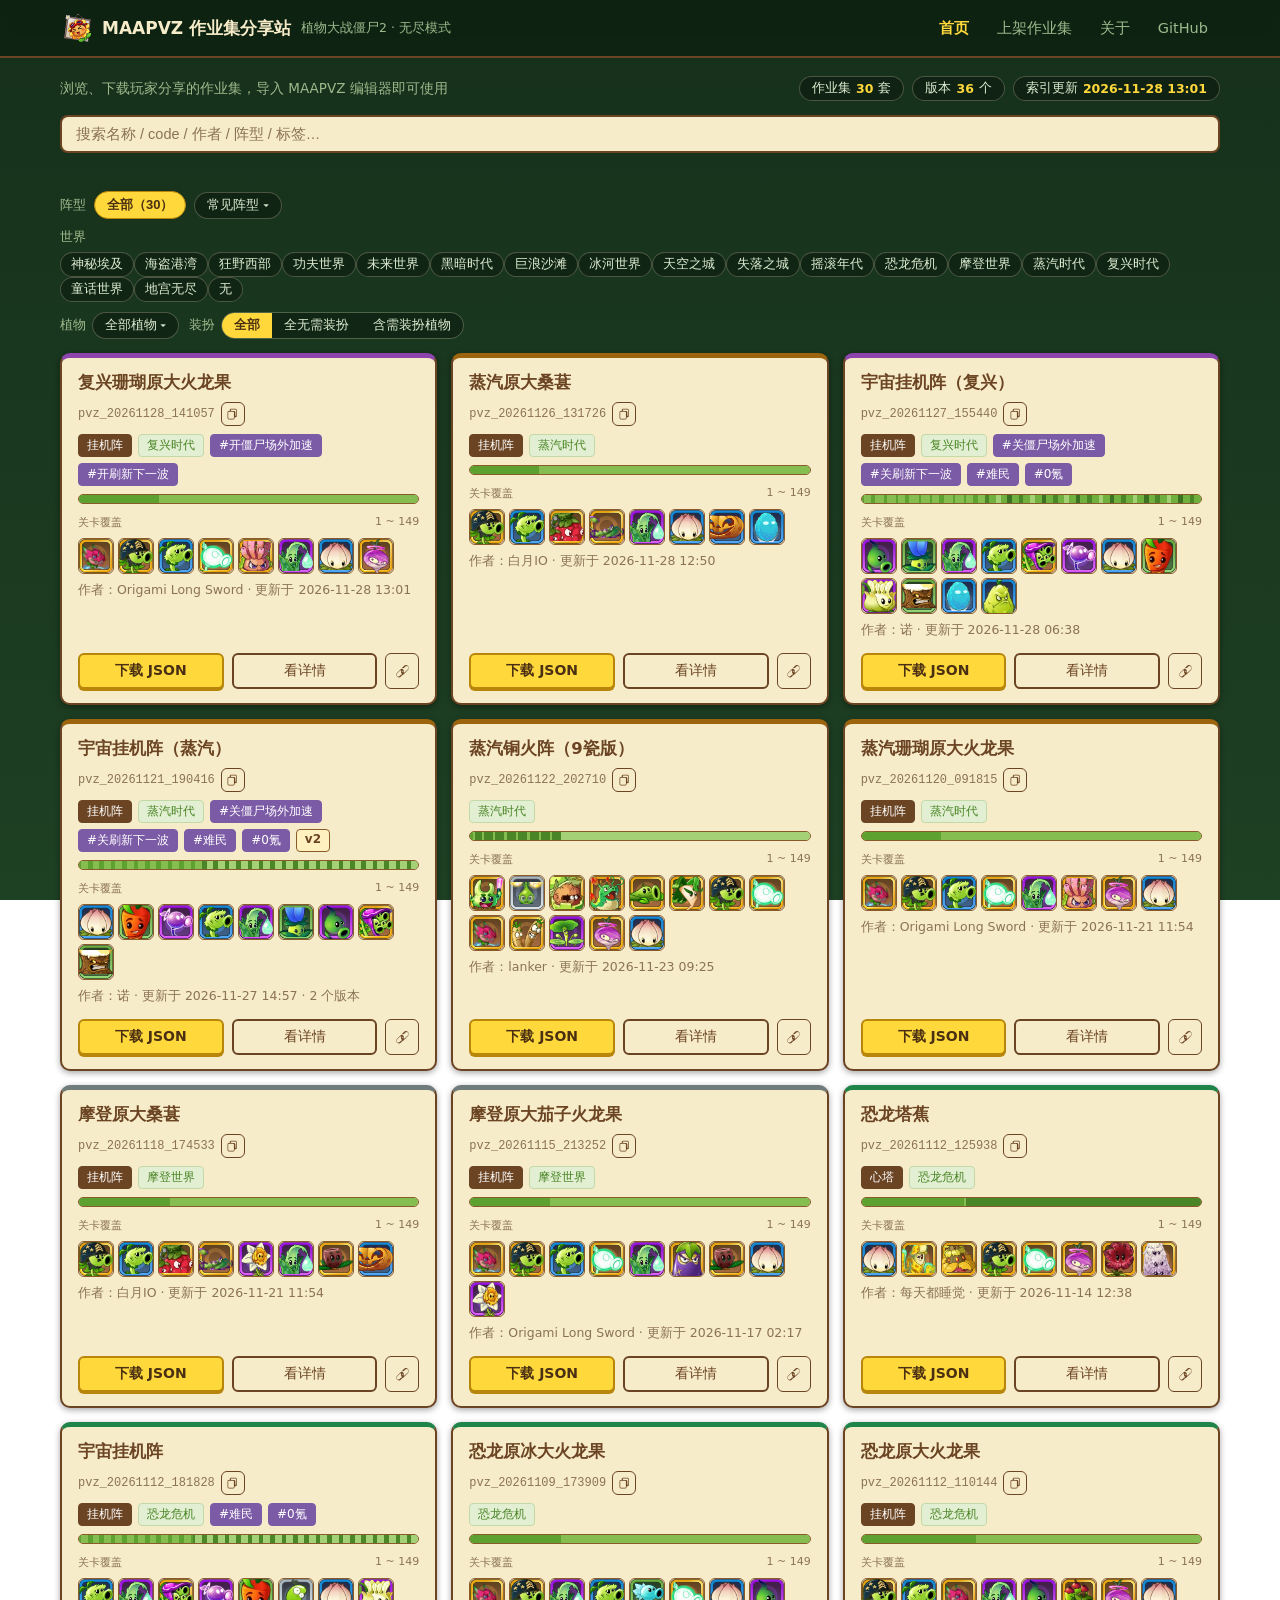
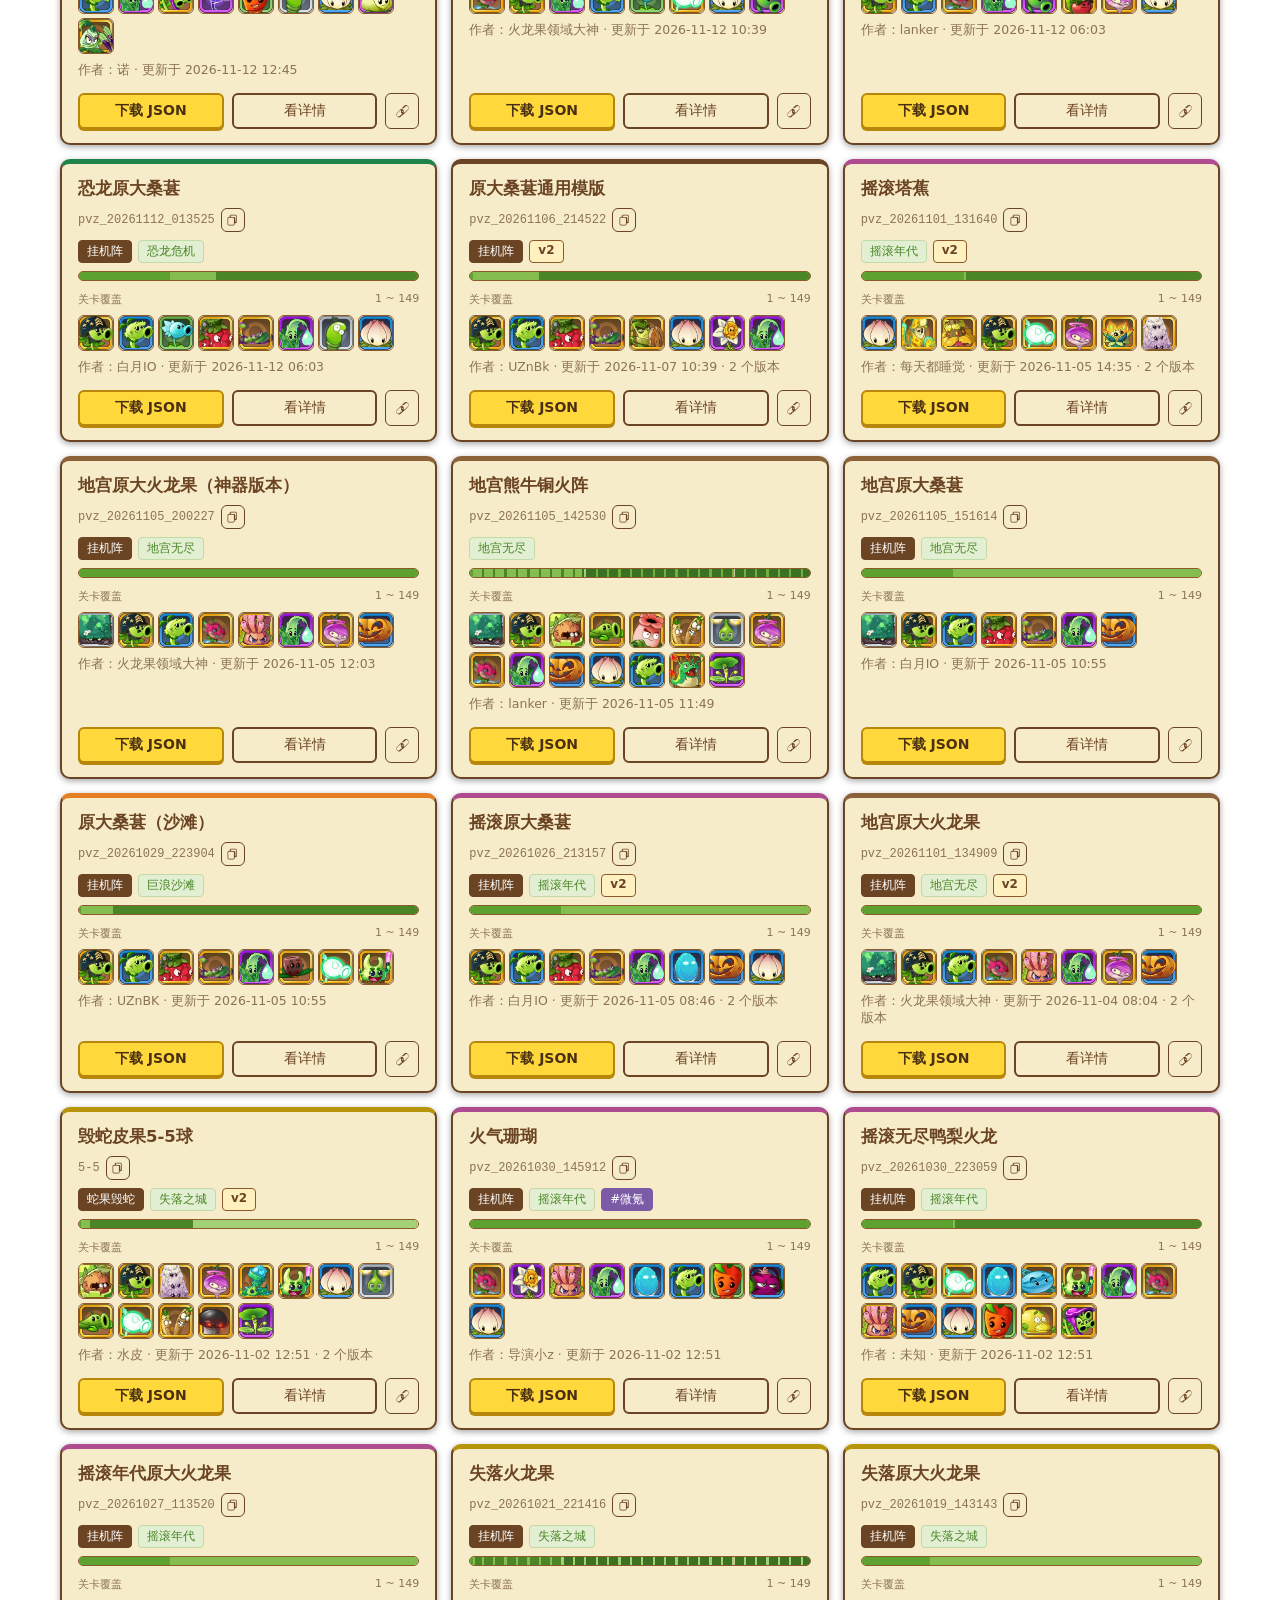
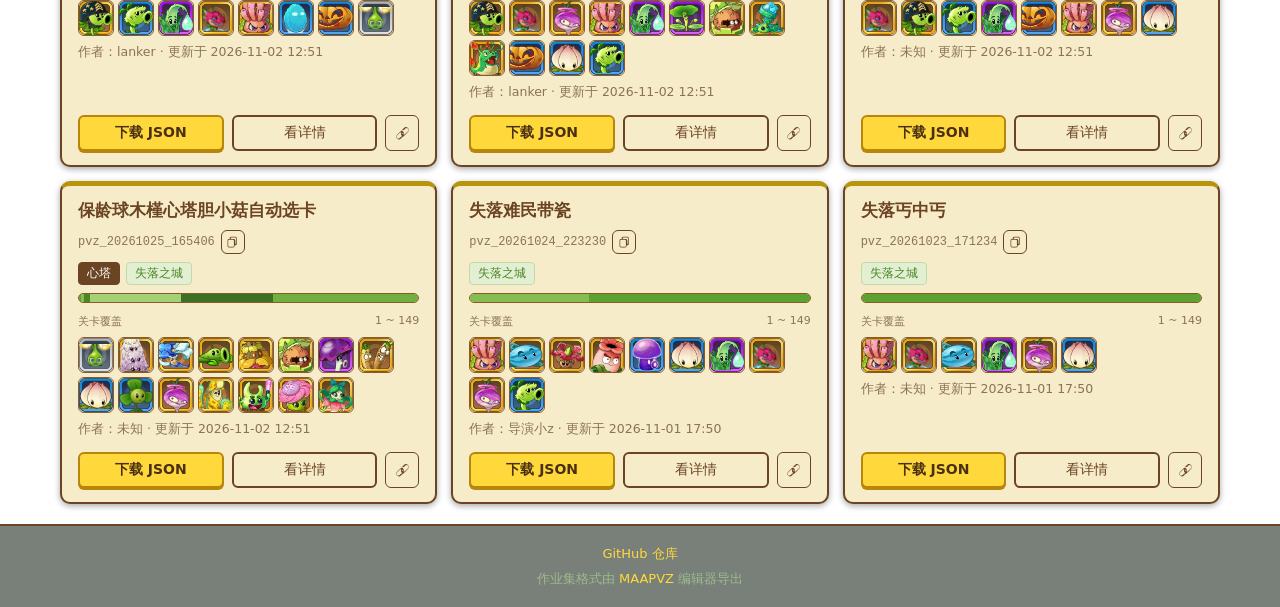
<file: index.html>
<!DOCTYPE html>
<html lang="zh-CN">
<head>
<meta charset="UTF-8">
<meta name="viewport" content="width=device-width, initial-scale=1.0">
<title>MAAPVZ 作业集分享站</title>
<link rel="icon" href="img/logo.png">
<link rel="stylesheet" href="style.css">
</head>
<body>

<header class="topbar">
  <div class="topbar-inner">
    <a class="brand" href="index.html">
      <img src="img/logo.png" alt="MAAPVZ"
           onerror="this.hidden=true;document.getElementById('title-emoji').hidden=false">
      <span id="title-emoji" hidden>🌻</span>
      MAAPVZ 作业集分享站
      <small>植物大战僵尸2 · 无尽模式</small>
    </a>
    <nav>
      <a class="nav-link active" href="index.html">首页</a>
      <a class="nav-link" href="publish.html">上架作业集</a>
      <a class="nav-link" href="about.html">关于</a>
      <a class="nav-link external" href="https://github.com/daoyanxiaoz/maapvz-remote-assignment-set-integration" target="_blank" rel="noopener">GitHub</a>
    </nav>
  </div>
</header>

<div class="subbar">
  <div class="subbar-inner">
    <span class="desc">浏览、下载玩家分享的作业集，导入 MAAPVZ 编辑器即可使用</span>
    <div class="stats">
      <span class="badge">作业集 <b id="stat-count">-</b> 套</span>
      <span class="badge">版本 <b id="stat-versions">-</b> 个</span>
      <span class="badge">索引更新 <b id="stat-updated">-</b></span>
    </div>
    <div class="search-box">
      <input id="search" type="search" placeholder="搜索名称 / code / 作者 / 阵型 / 标签…" autocomplete="off">
    </div>
  </div>
</div>

<main>
  <div class="group-bar" id="group-bar" hidden>
    <span class="filter-label">阵型</span>
    <button class="group-chip on" id="group-all" type="button">全部（0）</button>
    <div class="picker" id="group-picker">
      <button class="group-chip picker-toggle" id="group-toggle" type="button">常见阵型 ▾</button>
      <div class="picker-panel group-panel" id="group-panel" hidden>
        <div class="picker-list group-list" id="group-list"></div>
      </div>
    </div>
  </div>
  <div class="group-desc" id="group-desc" hidden></div>

  <div class="filter-bar" id="filter-bar" hidden>
    <div class="filter-group" id="f-worlds" hidden>
      <span class="filter-label">世界</span>
      <span id="world-chips"></span>
    </div>
    <div class="filter-group">
      <span class="filter-label">植物</span>
      <div class="picker" id="plant-picker">
        <button class="picker-toggle" id="plant-toggle" type="button">全部植物 ▾</button>
        <div class="picker-panel" id="plant-panel" hidden>
          <input id="plant-search" type="search" placeholder="搜索植物名…" autocomplete="off">
          <div class="picker-list" id="plant-list"></div>
        </div>
      </div>
    </div>
    <div class="filter-group">
      <span class="filter-label">装扮</span>
      <div class="tri" id="costume-tri">
        <button type="button" data-v="all" class="on">全部</button>
        <button type="button" data-v="none">全无需装扮</button>
        <button type="button" data-v="required">含需装扮植物</button>
      </div>
    </div>
  </div>

  <div id="state-loading" class="state">加载中…</div>
  <div id="state-error" class="state error" hidden>
    作业集清单加载失败 😢<br><br>
    <small id="error-detail"></small>
  </div>
  <div id="state-empty" class="state" hidden>没有匹配的作业集，换个关键词或筛选条件试试？</div>
  <div id="grid" class="grid"></div>
</main>

<footer>
  <div>
    <a href="https://github.com/daoyanxiaoz/maapvz-remote-assignment-set-integration" target="_blank" rel="noopener">GitHub 仓库</a>
  </div>
  <div>作业集格式由 <a href="https://github.com/daoyanxiaoz/MAAPVZ" target="_blank" rel="noopener">MAAPVZ</a> 编辑器导出</div>
</footer>

<div id="toast"></div>

<script>
(function () {
  "use strict";
  var grid = document.getElementById("grid");
  var elLoading = document.getElementById("state-loading");
  var elError = document.getElementById("state-error");
  var elEmpty = document.getElementById("state-empty");
  var elSearch = document.getElementById("search");
  var elToast = document.getElementById("toast");
  var jobs = [];
  var PLANT_EN = {};    // 植物中文名 → 英文文件名
  var PLANT_RARE = {};  // 植物中文名 → 稀有度 0~4（card_bg 底图）
  var toastTimer = null;

  // 筛选状态
  var fGroup = "";      // 选中的总分组（"" = 全部）
  var fWorlds = {};     // 选中的世界
  var fPlants = {};     // 选中的植物
  var fCostume = "all"; // all | none | required
  var GROUPS = [];      // index.json 里的分组列表

  // 世界 → 卡片顶部色带（worlds 空 → 不画）
  var WORLD_BAND = [
    ["埃及", "#d4a017"], ["海盗", "#2e86c1"], ["西部", "#b9770e"], ["未来", "#7b5aa6"],
    ["功夫", "#c0392b"], ["黑暗", "#5d4a8a"], ["沙滩", "#e67e22"], ["冰河", "#5dade2"],
    ["天空", "#7c95e8"], ["失落", "#b7950b"], ["摇滚", "#af4c8f"], ["恐龙", "#1e8449"],
    ["摩登", "#707b7c"], ["蒸汽", "#9c640c"], ["复兴", "#8e44ad"], ["平安", "#cd6155"],
    ["童话", "#ec87b8"], ["亚特兰蒂斯", "#148f77"], ["地宫", "#8c6239"], ["月球", "#2e4053"]
  ];

  function worldBand(worlds) {
    if (Array.isArray(worlds)) {
      for (var i = 0; i < worlds.length; i++) {
        var w = String(worlds[i]);
        for (var j = 0; j < WORLD_BAND.length; j++) {
          if (w.indexOf(WORLD_BAND[j][0]) !== -1) return WORLD_BAND[j][1];
        }
      }
    }
    return null;
  }

  // 覆盖条配色：草坪绿系深浅轮换（按表序）
  var COV_SHADES = ["#5da130", "#86bd50", "#4a8527", "#a5d176", "#3c7023", "#6fb03e"];

  // 内联 SVG 图标（静态字符串，非用户数据）
  var SVG_COPY = '<svg viewBox="0 0 16 16"><path d="M4 2a2 2 0 0 1 2-2h6a2 2 0 0 1 2 2v8a2 2 0 0 1-2 2h-1v1a2 2 0 0 1-2 2H3a2 2 0 0 1-2-2V5a2 2 0 0 1 2-2h1V2zm2 0v1h4a2 2 0 0 1 2 2v5a1 1 0 0 0 1-1V2a1 1 0 0 0-1-1H6a1 1 0 0 0-1 1h1zM3 4a1 1 0 0 0-1 1v8a1 1 0 0 0 1 1h6a1 1 0 0 0 1-1V5a1 1 0 0 0-1-1H3z" transform="translate(1,1) scale(0.875)"/></svg>';
  var SVG_LINK = '<svg viewBox="0 0 16 16"><path d="M6.5 9.5a3 3 0 0 0 4.24 0l3-3a3 3 0 1 0-4.24-4.24l-1.5 1.5a4.98 4.98 0 0 0-1.13 1.13 2.99 2.99 0 0 1 2.63-.62l1.5-1.5a2 2 0 1 1 2.83 2.83l-3 3a2 2 0 0 1-2.83-2.83l1-1a4.98 4.98 0 0 0-1.5 1.1l-1-1z"/><path d="M9.5 6.5a3 3 0 0 0-4.24 0l-3 3a3 3 0 1 0 4.24 4.24l1.5-1.5c.4-.4.8-.75 1.13-1.13a2.99 2.99 0 0 1-2.63.62l-1.5 1.5a2 2 0 1 1-2.83-2.83l3-3a2 2 0 0 1 2.83 2.83l-1 1c.5.4 1 .8 1.5 1.1l1-1z" transform="translate(0.2,0.2) scale(0.95)"/></svg>';

  function showToast(text) {
    elToast.textContent = text;
    elToast.classList.add("show");
    clearTimeout(toastTimer);
    toastTimer = setTimeout(function () { elToast.classList.remove("show"); }, 1800);
  }

  function copyText(text, okMsg) {
    function fallback() {
      var ta = document.createElement("textarea");
      ta.value = text;
      ta.style.position = "fixed";
      ta.style.opacity = "0";
      document.body.appendChild(ta);
      ta.select();
      try { document.execCommand("copy"); showToast(okMsg); }
      catch (e) { showToast("复制失败，请手动复制"); }
      document.body.removeChild(ta);
    }
    if (navigator.clipboard && window.isSecureContext) {
      navigator.clipboard.writeText(text).then(
        function () { showToast(okMsg); },
        function () { fallback(); }
      );
    } else {
      fallback();
    }
  }

  function formatTime(iso) {
    if (!iso) return "未知";
    var d = new Date(iso);
    if (isNaN(d.getTime())) return iso;
    function p(n) { return (n < 10 ? "0" : "") + n; }
    return d.getFullYear() + "-" + p(d.getMonth() + 1) + "-" + p(d.getDate()) +
           " " + p(d.getHours()) + ":" + p(d.getMinutes());
  }

  function el(tag, cls, text) {
    var e = document.createElement(tag);
    if (cls) e.className = cls;
    if (text != null) e.textContent = text; // ★ 用户数据一律走 textContent，防注入
    return e;
  }

  function iconBtn(svg, title, onClick) {
    var b = document.createElement("button");
    b.type = "button";
    b.className = "icon-btn";
    b.title = title;
    b.innerHTML = svg; // 静态 SVG，非用户输入
    b.addEventListener("click", onClick);
    return b;
  }

  // 仓库里的中文/空格路径：逐段 encodeURIComponent，保住 "/" 分隔
  function encPath(p) {
    return String(p || "").split("/").map(encodeURIComponent).join("/");
  }

  function detailUrl(job, versionLabel) {
    var u = "job.html?id=" + encodeURIComponent(job.id);
    if (versionLabel) u += "&v=" + encodeURIComponent(versionLabel);
    return u;
  }

  function latestVersion(job) {
    return (Array.isArray(job.versions) && job.versions.length) ? job.versions[0] : null;
  }

  function fileUrl(job) {
    var v = latestVersion(job);
    return v ? encPath(v.file) : "";
  }

  // 关卡覆盖条：图层规则 = 数组里先出现的表优先；levels 是权威覆盖，
  // 空则退化为 [from, to) 连续区间；to=null → 到 MAX
  function buildCoverageBar(coverage, maxLevel) {
    var frag = document.createDocumentFragment();
    var bar = el("div", "cov-bar");
    frag.appendChild(bar);
    if (!Array.isArray(coverage) || !coverage.length) return frag;
    var max = maxLevel || 149;
    var owner = new Array(max + 1).fill(-1);
    coverage.forEach(function (c, ti) {
      if (Array.isArray(c.levels) && c.levels.length) {
        c.levels.forEach(function (lv) {
          lv = Math.round(Number(lv));
          if (lv >= 1 && lv <= max && owner[lv] === -1) owner[lv] = ti;
        });
      } else if (typeof c.from === "number") {
        var t = (typeof c.to === "number") ? Math.min(c.to - 1, max) : max;
        for (var u = Math.max(1, Math.round(c.from)); u <= t; u++) {
          if (owner[u] === -1) owner[u] = ti;
        }
      }
    });
    var u = 1;
    while (u <= max) {
      var o = owner[u], v = u;
      while (v <= max && owner[v] === o) v++;
      if (o !== -1) {
        var seg = document.createElement("div");
        seg.className = "cov-seg";
        seg.style.left = ((u - 1) / max * 100) + "%";
        seg.style.width = ((v - u) / max * 100) + "%";
        seg.style.background = COV_SHADES[o % COV_SHADES.length];
        var c = coverage[o];
        seg.title = "表" + (o + 1) + "：" + c.from + "~" +
                    (typeof c.to === "number" ? (c.to - 1) : "MAX") + " 关";
        bar.appendChild(seg);
      }
      u = v;
    }
    var label = el("div", "cov-label");
    label.appendChild(el("span", null, "关卡覆盖"));
    label.appendChild(el("span", null, "1 ~ " + max));
    frag.appendChild(label);
    return frag;
  }

  // 植物图标（稀有度底图垫底）；无图 → 文字块
  function plantSlot(name) {
    var slot = el("span", "plant-slot");
    var rare = PLANT_RARE[name];
    if (rare != null) {
      slot.style.backgroundImage = "url(img/card_bg/rare_" + rare + ".webp)";
    }
    var en = PLANT_EN[name];
    if (en) {
      var img = document.createElement("img");
      img.src = "img/plants/" + en + ".webp";
      img.alt = String(name);
      img.title = String(name);
      img.loading = "lazy";
      img.onerror = function () {
        this.remove();
        slot.appendChild(el("span", "plant-fallback", String(name).slice(0, 4)));
      };
      slot.appendChild(img);
    } else {
      slot.appendChild(el("span", "plant-fallback", String(name).slice(0, 4)));
    }
    return slot;
  }

  // —— 卡片三要素：基础信息 + 覆盖预览条 + 阵容植物图标排 ——
  function buildCard(job) {
    var card = el("div", "card");
    var band = worldBand(job.worlds);
    if (band) card.style.setProperty("--band", band);

    // 名称 = 详情页链接（作业集身份是「分组/名称」，不是 code）
    var nameDiv = el("div", "name");
    var nameLink = el("a", null, job.name || job.code || job.id);
    nameLink.href = detailUrl(job);
    nameDiv.appendChild(nameLink);
    card.appendChild(nameDiv);

    // code：名字下方小字 + 复制图标（最新的那一版）
    var codeRow = el("div", "code-row");
    codeRow.appendChild(el("span", "code-text", job.code || "（无 code）"));
    if (job.code) {
      codeRow.appendChild(iconBtn(SVG_COPY, "复制 code", function () {
        copyText(job.code, "已复制 code");
      }));
    }
    card.appendChild(codeRow);

    // 阵型标签（有阵型才显示）+ 主世界 + 作业集标签（紫色 #标签）
    var tagRow = el("div", "tags");
    var groupLabel = String(job.group_name || job.group || "").trim();
    if (job.group) {
      var gTag = el("a", "tag tag-group", groupLabel || job.group);
      gTag.href = "index.html?group=" + encodeURIComponent(job.group);
      gTag.title = "只看「" + (groupLabel || job.group) + "」这个阵型的作业集";
      tagRow.appendChild(gTag);
    }
    // 世界只显示主世界：副世界是「这套方案也能用」的兼容信息，详情页里看
    var primaryWorld = String(job.world_primary ||
      (Array.isArray(job.worlds) && job.worlds.length ? job.worlds[0] : "") || "").trim();
    if (primaryWorld && primaryWorld !== groupLabel) {
      var wTag = el("span", "tag", primaryWorld);
      if (Array.isArray(job.worlds) && job.worlds.length > 1) {
        wTag.title = "主世界（另有 " + (job.worlds.length - 1) + " 个副世界，详见详情页）";
      }
      tagRow.appendChild(wTag);
    }
    if (Array.isArray(job.tags)) {
      job.tags.forEach(function (t) {
        var name = String(t == null ? "" : t).trim();
        if (name) tagRow.appendChild(el("span", "tag purple", "#" + name));
      });
    }
    // 版本数徽标：点开详情页看历史版本
    var vCount = Array.isArray(job.versions) ? job.versions.length : 1;
    if (vCount > 1) {
      var vTag = el("a", "tag tag-ver", "v" + vCount);
      vTag.href = detailUrl(job);
      vTag.title = "共 " + vCount + " 个版本（点开看历史）";
      tagRow.appendChild(vTag);
    }
    if (tagRow.childNodes.length) card.appendChild(tagRow);

    // 关卡覆盖预览条
    card.appendChild(buildCoverageBar(job.coverage, job.max_level));

    // 阵容植物图标排（全量去重；空 = 编队换阵型）
    if (Array.isArray(job.plants) && job.plants.length) {
      var strip = el("div", "plant-strip");
      job.plants.forEach(function (p) { strip.appendChild(plantSlot(p)); });
      card.appendChild(strip);
    } else {
      card.appendChild(el("span", "deck-note", "编队换阵"));
    }

    // 基础信息：作者（可多人）· 最新更新时间 · 版本数
    var meta = el("div", "meta");
    var parts = [];
    var authors = Array.isArray(job.authors) && job.authors.length
      ? job.authors.map(function (a) { return String(a == null ? "" : a).trim(); }).filter(Boolean)
      : (job.author ? [String(job.author).trim()] : []);
    parts.push("作者：" + (authors.length ? authors.join("、") : "未知"));
    parts.push("更新于 " + formatTime(job.updated));
    if (vCount > 1) parts.push(vCount + " 个版本");
    meta.appendChild(el("span", null, parts.join(" · ")));
    if (job.desc) meta.appendChild(el("span", "desc", job.desc));
    card.appendChild(meta);

    // 下载（最新版本，阳光黄）+ 详情/复制链接
    var actions = el("div", "actions");
    var v = latestVersion(job);
    if (v) {
      var dl = el("a", "btn primary", "下载 JSON");
      dl.href = encPath(v.file);
      dl.setAttribute("download", (String(job.name || job.id).replace(/[\\/:*?"<>|]/g, "") || "作业集") +
        "_" + (v.date || v.label || "latest") + ".json");
      actions.appendChild(dl);
    }
    var detailBtn = el("a", "btn", "看详情");
    detailBtn.href = detailUrl(job);
    actions.appendChild(detailBtn);
    if (v) {
      actions.appendChild(iconBtn(SVG_LINK, "复制下载链接", function () {
        copyText(new URL(encPath(v.file), location.href).href, "链接已复制");
      }));
    }
    card.appendChild(actions);

    return card;
  }

  // —— 筛选（分组 / 世界 / 植物 / 装扮；标签只展示不过滤） ——
  // 「地宫无尽」= 现在的叫法；旧作业集里写的是「地宫世界」，两者视为同一个世界
  function normWorld(s) {
    return String(s == null ? "" : s).replace(/地宫世界/g, "地宫无尽");
  }

  function passFilters(j) {
    // 分组：目录名就是分组，单选
    if (fGroup && String(j.group) !== fGroup) return false;
    // 世界：选了才过滤；「无」命中 worlds 为空的作业集
    var ws = Object.keys(fWorlds);
    if (ws.length) {
      var jw = Array.isArray(j.worlds) ? j.worlds.map(normWorld) : [];
      var hit = ws.some(function (w) {
        if (w === "__none__") return jw.length === 0;
        var key = normWorld(w);
        return jw.some(function (jw1) {
          return jw1 === key || jw1.indexOf(key) !== -1 || key.indexOf(jw1) !== -1;
        });
      });
      if (!hit) return false;
    }
    // 植物：选中的每棵都要在作业集全量植物里
    var ps = Object.keys(fPlants);
    if (ps.length) {
      var jp = Array.isArray(j.plants) ? j.plants : [];
      if (!ps.every(function (p) { return jp.indexOf(p) !== -1; })) return false;
    }
    // 装扮：三态
    if (fCostume === "none" && j.costume !== "none") return false;
    if (fCostume === "required" && j.costume !== "required") return false;
    return true;
  }

  function render() {
    var q = elSearch.value.trim().toLowerCase();
    var list = jobs.filter(function (j) {
      if (!passFilters(j)) return false;
      if (!q) return true;
      var hay = [j.name, j.code, j.author, j.desc, j.group,
                 (Array.isArray(j.tags) ? j.tags.join(" ") : ""),
                 (Array.isArray(j.worlds) ? j.worlds.join(" ") : ""),
                 (Array.isArray(j.versions) ? j.versions.map(function (v) {
                   return (v.author || "") + " " + (v.label || "") + " " + (v.note || "");
                 }).join(" ") : "")]
        .filter(Boolean).join("\n").toLowerCase();
      return hay.indexOf(q) !== -1;
    });
    grid.innerHTML = "";
    list.forEach(function (j) { grid.appendChild(buildCard(j)); });
    elEmpty.hidden = list.length !== 0;
  }

  // —— 总分组：目录名即分组；收进「常见阵型」下拉，避免一排 chip 把页面撑臃肿 ——
  var groupItemEls = {};

  function setGroup(id, push) {
    fGroup = (id && GROUPS.some(function (g) { return g.id === id; })) ? id : "";
    var allBtn = document.getElementById("group-all");
    if (allBtn) allBtn.classList.toggle("on", !fGroup);
    Object.keys(groupItemEls).forEach(function (k) {
      groupItemEls[k].classList.toggle("on", k === fGroup);
    });
    var g = null;
    GROUPS.forEach(function (x) { if (x.id === fGroup) g = x; });

    // 下拉按钮显示当前选的阵型，便于一眼看出过滤状态
    var toggle = document.getElementById("group-toggle");
    if (toggle) toggle.textContent = (g ? g.name : "常见阵型") + " ▾";

    var desc = document.getElementById("group-desc");
    if (desc) {
      if (g) {
        desc.textContent = g.name + " · " + g.count + " 个作业集 · " + g.version_count + " 个版本" +
          (g.desc ? "　" + g.desc : "");
        desc.hidden = false;
      } else {
        desc.hidden = true;
      }
    }
    if (push !== false && window.history && window.history.replaceState) {
      var url = fGroup ? ("index.html?group=" + encodeURIComponent(fGroup)) : "index.html";
      window.history.replaceState(null, "", url);
    }
    render();
  }

  function setupGroups() {
    var bar = document.getElementById("group-bar");
    var list = document.getElementById("group-list");
    var allBtn = document.getElementById("group-all");
    var toggle = document.getElementById("group-toggle");
    var panel = document.getElementById("group-panel");
    if (!bar || !list || !allBtn || !toggle || !panel) return;

    allBtn.textContent = "全部（" + jobs.length + "）";
    allBtn.addEventListener("click", function () { setGroup(""); });

    list.innerHTML = "";
    function addItem(id, label, title) {
      var item = el("div", "picker-item" + (fGroup === id ? " on" : ""));
      item.appendChild(el("span", null, label));
      if (title) item.title = title;
      item.addEventListener("click", function () {
        setGroup(id);
        panel.hidden = true;
      });
      groupItemEls[id] = item;
      list.appendChild(item);
    }
    addItem("", "全部作业集（" + jobs.length + "）", "不按阵型过滤");
    GROUPS.forEach(function (g) {
      addItem(g.id, g.name + "（" + g.count + "）", g.desc || "");
    });

    toggle.addEventListener("click", function (ev) {
      ev.stopPropagation();
      panel.hidden = !panel.hidden;
    });
    document.addEventListener("click", function (ev) {
      var picker = document.getElementById("group-picker");
      if (picker && !picker.contains(ev.target)) panel.hidden = true;
    });
    bar.hidden = false;
  }

  function setupFilters() {
    // 世界 chips：固定世界名 + 末尾「无」（命中未标世界的作业集），点击多选。
    // 匹配做包含兼容：作业集存简称「失落」能命中 chip「失落之城」，反之亦然；
    // 「地宫无尽」与旧数据里的「地宫世界」视为同一个（见 normWorld）。
    var WORLDS = ["神秘埃及","海盗港湾","狂野西部","功夫世界","未来世界","黑暗时代",
                  "巨浪沙滩","冰河世界","天空之城","失落之城","摇滚年代","恐龙危机",
                  "摩登世界","蒸汽时代","复兴时代","童话世界","地宫无尽"];
    var box = document.getElementById("f-worlds");
    var chips = document.getElementById("world-chips");
    WORLDS.concat(["无"]).forEach(function (w) {
      var key = w === "无" ? "__none__" : w;
      var c = el("button", "f-chip", w);
      c.type = "button";
      c.addEventListener("click", function () {
        if (fWorlds[key]) { delete fWorlds[key]; c.classList.remove("on"); }
        else { fWorlds[key] = 1; c.classList.add("on"); }
        render();
      });
      chips.appendChild(c);
    });
    box.hidden = false;

    // 标签不再做筛选：作业集自带标签直接以紫色 #标签 铺在卡片上，并参与搜索

    // 植物多选（可搜索）
    var plantSet = [];
    jobs.forEach(function (j) {
      (Array.isArray(j.plants) ? j.plants : []).forEach(function (p) {
        if (plantSet.indexOf(p) === -1) plantSet.push(p);
      });
    });
    plantSet.sort();
    var toggle = document.getElementById("plant-toggle");
    var panel = document.getElementById("plant-panel");
    var plist = document.getElementById("plant-list");
    var psearch = document.getElementById("plant-search");

    function refreshToggle() {
      var n = Object.keys(fPlants).length;
      toggle.textContent = n ? ("已选 " + n + " 种植物 ▾") : "全部植物 ▾";
    }
    function renderList() {
      var q = psearch.value.trim();
      plist.innerHTML = "";
      plantSet.forEach(function (p) {
        if (q && p.indexOf(q) === -1) return;
        var item = el("div", "picker-item" + (fPlants[p] ? " on" : ""));
        var en = PLANT_EN[p];
        if (en) {
          var img = document.createElement("img");
          img.src = "img/plants/" + en + ".webp";
          img.alt = "";
          img.loading = "lazy";
          img.onerror = function () { this.remove(); };
          item.appendChild(img);
        }
        item.appendChild(el("span", null, p));
        item.addEventListener("click", function () {
          if (fPlants[p]) delete fPlants[p]; else fPlants[p] = 1;
          item.classList.toggle("on");
          refreshToggle();
          render();
        });
        plist.appendChild(item);
      });
    }
    toggle.addEventListener("click", function () {
      panel.hidden = !panel.hidden;
      if (!panel.hidden) { renderList(); psearch.focus(); }
    });
    psearch.addEventListener("input", renderList);
    document.addEventListener("click", function (ev) {
      var picker = document.getElementById("plant-picker");
      if (!picker.contains(ev.target)) panel.hidden = true;
    });

    // 装扮三态
    var tri = document.getElementById("costume-tri");
    tri.addEventListener("click", function (ev) {
      var b = ev.target.closest("button");
      if (!b) return;
      fCostume = b.getAttribute("data-v");
      tri.querySelectorAll("button").forEach(function (x) { x.classList.remove("on"); });
      b.classList.add("on");
      render();
    });

    document.getElementById("filter-bar").hidden = false;
  }

  elSearch.addEventListener("input", render);

  Promise.all([
    fetch("index.json", { cache: "no-store" }),
    fetch("data/plants.json", { cache: "no-store" })
  ])
    .then(function (rs) {
      if (!rs[0].ok) throw new Error("HTTP " + rs[0].status);
      return Promise.all([rs[0].json(), rs[1].ok ? rs[1].json() : []]);
    })
    .then(function (pair) {
      var data = pair[0], plants = pair[1];
      if (Array.isArray(plants)) {
        plants.forEach(function (p) {
          if (p && p.name) {
            if (p.en) PLANT_EN[p.name] = p.en;
            if (p.rare != null) PLANT_RARE[p.name] = p.rare;
          }
        });
      }
      jobs = Array.isArray(data.jobs) ? data.jobs : [];
      GROUPS = Array.isArray(data.groups) ? data.groups : [];
      document.getElementById("stat-count").textContent =
        data.count != null ? data.count : jobs.length;
      document.getElementById("stat-versions").textContent =
        data.version_count != null ? data.version_count : jobs.length;
      document.getElementById("stat-updated").textContent = formatTime(data.updated);
      elLoading.hidden = true;
      if (jobs.length) {
        setupGroups();
        setupFilters();
        var want = "";
        try {
          want = new URLSearchParams(location.search).get("group") || "";
        } catch (e) { want = ""; }
        setGroup(want, false);
      } else {
        render();
      }
    })
    .catch(function (err) {
      elLoading.hidden = true;
      elError.hidden = false;
      document.getElementById("error-detail").textContent =
        "index.json 读取失败：" + err.message +
        "（本地预览请用 python -m http.server 启动后再访问，file:// 直开无法读取清单）";
    });
})();
</script>
</body>
</html>
</file>
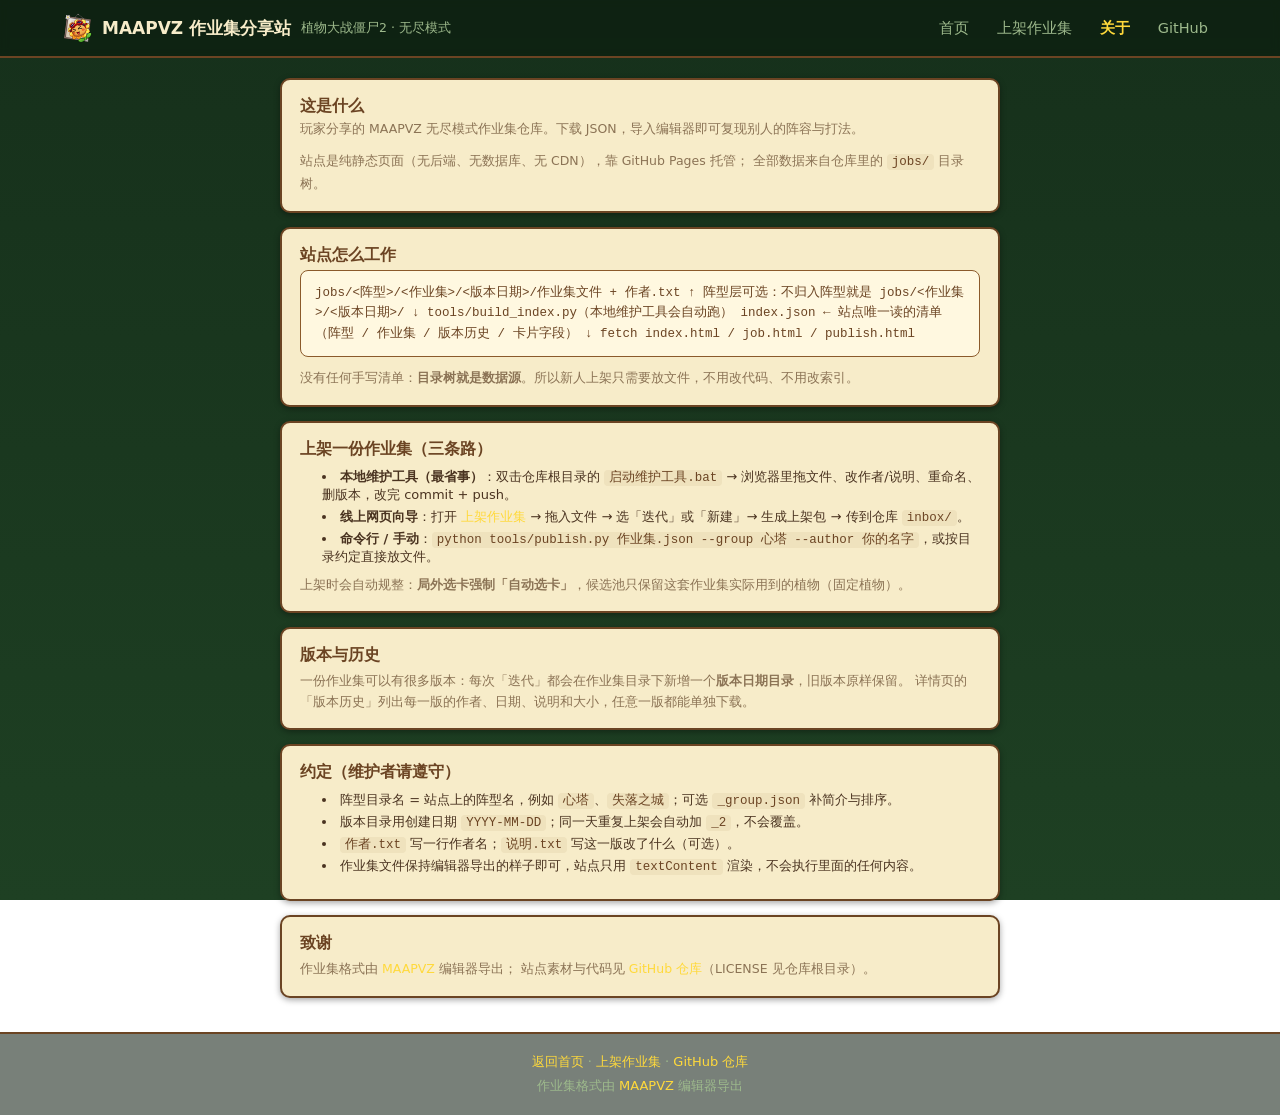
<file: about.html>
<!DOCTYPE html>
<html lang="zh-CN">
<head>
<meta charset="UTF-8">
<meta name="viewport" content="width=device-width, initial-scale=1.0">
<title>关于与维护指南 · MAAPVZ 作业集分享站</title>
<link rel="icon" href="img/logo.png">
<link rel="stylesheet" href="style.css">
</head>
<body>

<header class="topbar">
  <div class="topbar-inner">
    <a class="brand" href="index.html">
      <img src="img/logo.png" alt="MAAPVZ"
           onerror="this.hidden=true;document.getElementById('title-emoji').hidden=false">
      <span id="title-emoji" hidden>🌻</span>
      MAAPVZ 作业集分享站
      <small>植物大战僵尸2 · 无尽模式</small>
    </a>
    <nav>
      <a class="nav-link" href="index.html">首页</a>
      <a class="nav-link" href="publish.html">上架作业集</a>
      <a class="nav-link active" href="about.html">关于</a>
      <a class="nav-link external" href="https://github.com/daoyanxiaoz/maapvz-remote-assignment-set-integration" target="_blank" rel="noopener">GitHub</a>
    </nav>
  </div>
</header>

<main class="page-narrow">
  <div class="table-card">
    <h3>这是什么</h3>
    <div class="table-sub">玩家分享的 MAAPVZ 无尽模式作业集仓库。下载 JSON，导入编辑器即可复现别人的阵容与打法。</div>
    <div class="pub-note">
      站点是纯静态页面（无后端、无数据库、无 CDN），靠 GitHub Pages 托管；
      全部数据来自仓库里的 <code>jobs/</code> 目录树。
    </div>
  </div>

  <div class="table-card">
    <h3>站点怎么工作</h3>
    <div class="pub-tree">jobs/&lt;阵型&gt;/&lt;作业集&gt;/&lt;版本日期&gt;/作业集文件 + 作者.txt
     ↑ 阵型层可选：不归入阵型就是 jobs/&lt;作业集&gt;/&lt;版本日期&gt;/
        ↓  tools/build_index.py（本地维护工具会自动跑）
index.json  ← 站点唯一读的清单（阵型 / 作业集 / 版本历史 / 卡片字段）
        ↓  fetch
index.html / job.html / publish.html</div>
    <div class="pub-note">
      没有任何手写清单：<b>目录树就是数据源</b>。所以新人上架只需要放文件，不用改代码、不用改索引。
    </div>
  </div>

  <div class="table-card">
    <h3>上架一份作业集（三条路）</h3>
    <div class="pub-steps">
      <li><b>本地维护工具（最省事）</b>：双击仓库根目录的 <code>启动维护工具.bat</code> → 浏览器里拖文件、改作者/说明、重命名、删版本，改完 commit + push。</li>
      <li><b>线上网页向导</b>：打开 <a href="publish.html">上架作业集</a> → 拖入文件 → 选「迭代」或「新建」→ 生成上架包 → 传到仓库 <code>inbox/</code>。</li>
      <li><b>命令行 / 手动</b>：<code>python tools/publish.py 作业集.json --group 心塔 --author 你的名字</code>，或按目录约定直接放文件。</li>
    </div>
    <div class="pub-note">
      上架时会自动规整：<b>局外选卡强制「自动选卡」</b>，候选池只保留这套作业集实际用到的植物（固定植物）。
    </div>
  </div>

  <div class="table-card">
    <h3>版本与历史</h3>
    <div class="pub-note">
      一份作业集可以有很多版本：每次「迭代」都会在作业集目录下新增一个<b>版本日期目录</b>，旧版本原样保留。
      详情页的「版本历史」列出每一版的作者、日期、说明和大小，任意一版都能单独下载。
    </div>
  </div>

  <div class="table-card">
    <h3>约定（维护者请遵守）</h3>
    <div class="pub-steps">
      <li>阵型目录名 = 站点上的阵型名，例如 <code>心塔</code>、<code>失落之城</code>；可选 <code>_group.json</code> 补简介与排序。</li>
      <li>版本目录用创建日期 <code>YYYY-MM-DD</code>；同一天重复上架会自动加 <code>_2</code>，不会覆盖。</li>
      <li><code>作者.txt</code> 写一行作者名；<code>说明.txt</code> 写这一版改了什么（可选）。</li>
      <li>作业集文件保持编辑器导出的样子即可，站点只用 <code>textContent</code> 渲染，不会执行里面的任何内容。</li>
    </div>
  </div>

  <div class="table-card">
    <h3>致谢</h3>
    <div class="pub-note">
      作业集格式由 <a href="https://github.com/daoyanxiaoz/MAAPVZ" target="_blank" rel="noopener">MAAPVZ</a> 编辑器导出；
      站点素材与代码见 <a href="https://github.com/daoyanxiaoz/maapvz-remote-assignment-set-integration" target="_blank" rel="noopener">GitHub 仓库</a>（LICENSE 见仓库根目录）。
    </div>
  </div>
</main>

<footer>
  <div>
    <a href="index.html">返回首页</a>
    ·
    <a href="publish.html">上架作业集</a>
    ·
    <a href="https://github.com/daoyanxiaoz/maapvz-remote-assignment-set-integration" target="_blank" rel="noopener">GitHub 仓库</a>
  </div>
  <div>作业集格式由 <a href="https://github.com/daoyanxiaoz/MAAPVZ" target="_blank" rel="noopener">MAAPVZ</a> 编辑器导出</div>
</footer>

</body>
</html>
</file>
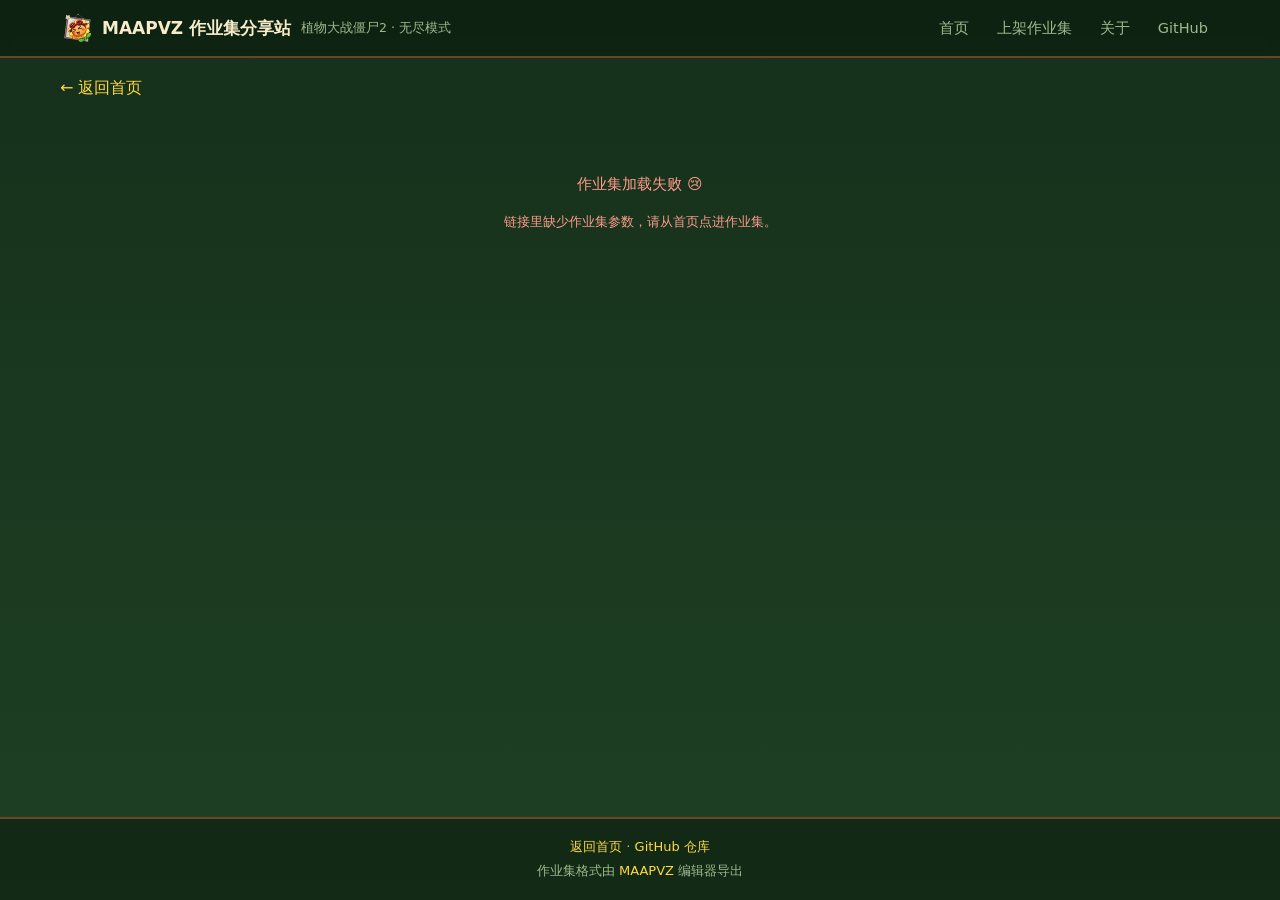
<file: job.html>
<!DOCTYPE html>
<html lang="zh-CN">
<head>
<meta charset="UTF-8">
<meta name="viewport" content="width=device-width, initial-scale=1.0">
<title>作业集详情 · MAAPVZ 作业集分享站</title>
<link rel="icon" href="img/logo.png">
<link rel="stylesheet" href="style.css">
</head>
<body>

<header class="topbar">
  <div class="topbar-inner">
    <a class="brand" href="index.html">
      <img src="img/logo.png" alt="MAAPVZ"
           onerror="this.hidden=true;document.getElementById('title-emoji').hidden=false">
      <span id="title-emoji" hidden>🌻</span>
      MAAPVZ 作业集分享站
      <small>植物大战僵尸2 · 无尽模式</small>
    </a>
    <nav>
      <a class="nav-link" href="index.html">首页</a>
      <a class="nav-link" href="publish.html">上架作业集</a>
      <a class="nav-link" href="about.html">关于</a>
      <a class="nav-link external" href="https://github.com/daoyanxiaoz/maapvz-remote-assignment-set-integration" target="_blank" rel="noopener">GitHub</a>
    </nav>
  </div>
</header>

<main>
  <p style="margin-top:0"><a href="index.html">← 返回首页</a></p>

  <div id="state-loading" class="state">加载中…</div>
  <div id="state-error" class="state error" hidden>
    作业集加载失败 😢<br><br>
    <small id="error-detail"></small>
  </div>

  <div id="job-root" hidden>
    <div class="job-hero">
      <img id="j-world-art" class="world-art" alt="" hidden>
      <div class="hero-body">
        <h1 id="j-name"></h1>
        <div class="code-row" style="display:flex;align-items:center;gap:6px;margin-bottom:8px">
          <span id="j-code" style="font-family:Consolas,monospace;font-size:12.5px;color:var(--ink-muted)"></span>
          <button id="j-copy-code" class="icon-btn" type="button" title="复制 code"></button>
        </div>
        <div class="tags" id="j-worlds" style="margin-bottom:8px"></div>
        <div class="hero-meta" id="j-meta"></div>
        <div class="hero-desc" id="j-desc" hidden></div>
        <div class="actions" style="display:flex;gap:8px">
          <a id="j-download" class="btn primary" href="#">下载 JSON</a>
          <button id="j-copy-link" class="btn" type="button">复制下载链接</button>
        </div>
      </div>
    </div>

    <div class="table-card" id="j-ver-card" hidden>
      <h3>版本历史</h3>
      <div class="table-sub">同一份作业集每次迭代都会新增一个版本（不会覆盖旧版），旧版本随时可以下载。</div>
      <div class="ver-list" id="j-versions"></div>
    </div>

    <div class="table-card" id="j-ov-card">
      <h3>总览 · 全部所需配置</h3>
      <div class="table-sub">各表并集：这套作业集总共要准备这些东西；点下方覆盖图层的表名可只看单表配置</div>
      <div id="j-ov-detail"></div>
    </div>

    <div class="table-card" id="j-cov-card">
      <h3>关卡覆盖（只读）</h3>
      <div class="table-sub" id="j-cov-sub">谁覆盖哪一关一目了然；点表名高亮该表。交叠关归先出现的表。</div>
      <div class="layer-list" id="j-layer-list"></div>
      <div class="cov-board" id="j-cov-board"></div>
      <div class="cov-warn" id="j-cov-warn" hidden></div>
    </div>

    <div id="j-tables"></div>
  </div>
</main>

<footer>
  <div>
    <a href="index.html">返回首页</a>
    ·
    <a href="https://github.com/daoyanxiaoz/maapvz-remote-assignment-set-integration" target="_blank" rel="noopener">GitHub 仓库</a>
  </div>
  <div>作业集格式由 <a href="https://github.com/daoyanxiaoz/MAAPVZ" target="_blank" rel="noopener">MAAPVZ</a> 编辑器导出</div>
</footer>

<div id="toast"></div>

<script>
(function () {
  "use strict";
  var elLoading = document.getElementById("state-loading");
  var elError = document.getElementById("state-error");
  var elRoot = document.getElementById("job-root");
  var elToast = document.getElementById("toast");
  var toastTimer = null;

  var PLANT_EN = {};    // 植物中文名 → 英文文件名
  var PLANT_RARE = {};  // 植物中文名 → 稀有度 0~4
  var ART_EN = {};      // 神器中文名 → 英文文件名（兜底，优先用作业集自带的 artifact_en）
  var PENDANT_IMG = {}; // 挂件中文名 → 图标文件名（data/pendants.json）
  var ART_NOTES = {};   // 神器中文名 → {tier}（作业集 artifact_notes）

  // 世界关键词 → 世界立绘文件名（透明底）
  var WORLD_IMG = [
    ["埃及", "egypt"], ["海盗", "pirate"], ["西部", "cowboy"], ["功夫", "kongfu"],
    ["未来", "future"], ["黑暗", "dark"], ["沙滩", "beach"], ["冰河", "iceage"],
    ["天空", "skycity"], ["失落", "lostcity"], ["摇滚", "eighties"], ["恐龙", "dino"],
    ["摩登", "modern"], ["蒸汽", "steam"], ["复兴", "renai"], ["平安", "heian"],
    ["童话", "tale"], ["亚特兰蒂斯", "atlantis"], ["地宫", "mausoleum"], ["月球", "moon"]
  ];
  var COV_SHADES = ["#5da130", "#86bd50", "#4a8527", "#a5d176", "#3c7023", "#6fb03e"];

  // 世界统一口径：旧 worlds 数组 + 新 world（主世界全名）/ sub_worlds（副世界列表）
  // 语义去重：「失落」与「失落之城」视为同一个世界，留更全的名字
  function jobWorlds(job) {
    var out = [];
    function add(x) {
      var s = (x == null) ? "" : String(x).trim();
      if (!s) return;
      for (var i = 0; i < out.length; i++) {
        if (out[i] === s) return;
        if (out[i].indexOf(s) !== -1 || s.indexOf(out[i]) !== -1) {
          if (s.length > out[i].length) out[i] = s;
          return;
        }
      }
      out.push(s);
    }
    if (Array.isArray(job.worlds)) job.worlds.forEach(add);
    if (typeof job.world === "string") add(job.world);
    if (Array.isArray(job.sub_worlds)) job.sub_worlds.forEach(add);
    return out;
  }

  function worldArt(worlds) {
    if (Array.isArray(worlds)) {
      for (var i = 0; i < worlds.length; i++) {
        var w = String(worlds[i]);
        for (var j = 0; j < WORLD_IMG.length; j++) {
          if (w.indexOf(WORLD_IMG[j][0]) !== -1) return WORLD_IMG[j][1];
        }
      }
    }
    return null;
  }

  function showToast(text) {
    elToast.textContent = text;
    elToast.classList.add("show");
    clearTimeout(toastTimer);
    toastTimer = setTimeout(function () { elToast.classList.remove("show"); }, 1800);
  }

  function copyText(text, okMsg) {
    function fallback() {
      var ta = document.createElement("textarea");
      ta.value = text;
      ta.style.position = "fixed"; ta.style.opacity = "0";
      document.body.appendChild(ta); ta.select();
      try { document.execCommand("copy"); showToast(okMsg); }
      catch (e) { showToast("复制失败，请手动复制"); }
      document.body.removeChild(ta);
    }
    if (navigator.clipboard && window.isSecureContext) {
      navigator.clipboard.writeText(text).then(function () { showToast(okMsg); }, fallback);
    } else { fallback(); }
  }

  function formatTime(iso) {
    if (!iso) return "未知";
    var d = new Date(iso);
    if (isNaN(d.getTime())) return iso;
    function p(n) { return (n < 10 ? "0" : "") + n; }
    return d.getFullYear() + "-" + p(d.getMonth() + 1) + "-" + p(d.getDate()) +
           " " + p(d.getHours()) + ":" + p(d.getMinutes());
  }

  function el(tag, cls, text) {
    var e = document.createElement(tag);
    if (cls) e.className = cls;
    if (text != null) e.textContent = text; // ★ 用户数据一律走 textContent，防注入
    return e;
  }

  // ★ URL 输入一律当外部数据处理：id = 分组/作业集（目录身份），v = 版本目录名
  //   code= 是旧链接的兼容入口（旧 index.json 时代分享出去的链接不能失效）
  var PARAMS = new URLSearchParams(location.search);
  var idParam = PARAMS.get("id") || "";
  var vParam = PARAMS.get("v") || "";
  var codeParam = PARAMS.get("code") || "";

  // 仓库里的中文/空格路径：逐段 encodeURIComponent，保住 "/" 分隔
  function encPath(p) {
    return String(p || "").split("/").map(encodeURIComponent).join("/");
  }

  function fail(msg) {
    elLoading.hidden = true;
    elError.hidden = false;
    document.getElementById("error-detail").textContent = msg;
  }

  // 表覆盖的显式关卡号数组：levels 优先，cover.picks 兜底
  function tableLevels(t, max) {
    var src = null;
    if (Array.isArray(t.levels) && t.levels.length) src = t.levels;
    else if (t.cover && Array.isArray(t.cover.picks) && t.cover.picks.length) src = t.cover.picks;
    if (src) {
      var out = [];
      src.forEach(function (lv) {
        lv = Math.round(Number(lv));
        if (lv >= 1 && lv <= max && out.indexOf(lv) === -1) out.push(lv);
      });
      return out;
    }
    // 老的导出可能没有显式数组：退化为 [from, to) 区间（仅兜底）
    if (typeof t.from_level === "number") {
      var to = (typeof t.to_level === "number") ? Math.min(t.to_level - 1, max) : max;
      var arr = [];
      for (var u = Math.max(1, Math.round(t.from_level)); u <= to; u++) arr.push(u);
      return arr;
    }
    return [];
  }

  // 神器字段兼容：字符串（旧）或 {name/名称, tier/阶数, en}（新，神器可配阶数）
  function artInfo(a, enFallback) {
    if (!a) return null;
    if (typeof a === "string") return { name: a, en: enFallback || null, tier: null };
    if (typeof a === "object") {
      var nm = a.name || a["名称"] || a["神器"];
      if (!nm) return null;
      var tier = Number(a.tier != null ? a.tier : a["阶数"]);
      return {
        name: String(nm),
        en: a.en || a.artifact_en || enFallback || null,
        tier: (tier >= 1 && tier <= 5) ? tier : null
      };
    }
    return null;
  }

  // 挂件字段兼容：字符串（旧）或 {name/名称/挂件, tier/阶数}（对象），
  // 阶数也可能放在平级键 pendantTier / 挂件阶数（编辑器 2026-10-27 起）
  function pendInfo(p, tierFallback) {
    if (!p) return null;
    var fb = Number(tierFallback);
    fb = (fb >= 1 && fb <= 5) ? fb : null;
    if (typeof p === "string") return { name: p, tier: fb };
    if (typeof p === "object") {
      var nm = p.name || p["名称"] || p["挂件"];
      if (!nm) return null;
      var tier = Number(p.tier != null ? p.tier : p["阶数"]);
      return { name: String(nm), tier: (tier >= 1 && tier <= 5) ? tier : fb };
    }
    return null;
  }

  // 全表植物并集（口径与首页一致）：lineup ∪ boss_lineup ∪ 画板格子（不含局外选卡候选池）
  function unionPlants(tables) {
    var plants = [], seen = {};
    function addP(p) { if (p && !seen[p]) { seen[p] = 1; plants.push(String(p)); } }
    tables.forEach(function (t) {
      ["lineup", "boss_lineup"].forEach(function (k) {
        var lu = t[k];
        if (lu && Array.isArray(lu.plants)) lu.plants.forEach(addP);
      });
      ["boardEarly", "boardLate"].forEach(function (bk) {
        var b = t[bk];
        if (!Array.isArray(b)) return;
        b.forEach(function (row) {
          if (!Array.isArray(row)) return;
          row.forEach(function (cell) {
            var v = cell && cell.value;
            if (!Array.isArray(v)) return;
            v.forEach(function (e) {
              if (e && e.type === "plant") addP(e.label || (e.plant && e.plant.name));
            });
          });
        });
      });
    });
    return plants;
  }

  // 全表神器并集（去重按名称，保留阶数信息；认 artifactTier 平级键）
  function unionArtifacts(tables) {
    var out = [], seen = {};
    function tierOf(t, info, flatKey, cnKey) {
      if (info && info.tier == null) {
        var n = Number(t[flatKey] != null ? t[flatKey] : t[cnKey]);
        if (n >= 1 && n <= 5) info.tier = n;
      }
      if (info && info.tier == null && ART_NOTES[info.name]) info.tier = ART_NOTES[info.name].tier;
      return info;
    }
    tables.forEach(function (t) {
      [tierOf(t, artInfo(t.artifact, t.artifact_en), "artifactTier", "神器阶数"),
       tierOf(t, artInfo(t.bossArtifact, t.boss_artifact_en), "boss_artifact_tier", "boss神器阶数")]
        .forEach(function (ai) {
          if (ai && !seen[ai.name]) { seen[ai.name] = 1; out.push(ai); }
        });
    });
    return out;
  }

  // 全表补给并集（按 id 去重）
  function unionSupplies(tables) {
    var out = [], seen = {};
    tables.forEach(function (t) {
      if (!Array.isArray(t.supplyPicks)) return;
      t.supplyPicks.forEach(function (s) {
        if (s && s.id && !seen[s.id]) { seen[s.id] = 1; out.push(s); }
      });
    });
    return out;
  }

  // —— 总览：全部所需配置（各表并集，图标明细） ——
  function buildOverview(job, tables, unionMeta) {
    var plants = unionPlants(tables);
    var arts = unionArtifacts(tables);
    var sups = unionSupplies(tables);

    var detail = document.getElementById("j-ov-detail");
    if (plants.length) {
      detail.appendChild(el("div", "sec-title", "全部植物（" + plants.length + "）"));
      detail.appendChild(plantGrid(plants, unionMeta));
    }
    if (arts.length) {
      detail.appendChild(el("div", "sec-title", "全部神器（" + arts.length + "）"));
      var artWrap = el("div", "ov-arts");
      arts.forEach(function (ai) { artWrap.appendChild(artifactRow(ai)); });
      detail.appendChild(artWrap);
    }
    if (sups.length) {
      detail.appendChild(el("div", "sec-title", "全部补给（" + sups.length + "）"));
      detail.appendChild(supplyRow(sups));
    }
  }

  // —— 关卡覆盖画板（只读）：图层栈 + 149 宫格 ——
  //   onActive(ti)：点表名时回调（ti=-1 表示取消选择），用于下面阵容区只显示该表
  function buildCoverageBoard(tables, maxLevel, onActive) {
    var max = maxLevel || 149;
    var owners = [];               // owners[lv] = [表idx, ...]（先出现的在前）
    for (var i = 0; i <= max; i++) owners.push([]);
    tables.forEach(function (t, ti) {
      tableLevels(t, max).forEach(function (lv) {
        if (owners[lv].indexOf(ti) === -1) owners[lv].push(ti);
      });
    });

    var board = document.getElementById("j-cov-board");
    var cells = [];
    var uncovered = 0;
    for (var lv = 1; lv <= max; lv++) {
      var c = el("div", "lz-cell", String(lv));
      var isBoss = lv % 5 === 0;
      var own = owners[lv];
      var tip = "第 " + lv + " 关";
      if (isBoss) { c.classList.add("lz-boss"); tip += "（boss 关）"; }
      if (own.length) {
        var owner = own[0];  // 图层规则：先出现的表优先
        c.style.background = COV_SHADES[owner % COV_SHADES.length];
        c.style.color = "#fff";
        var badge = el("span", "lz-badge", String(owner + 1));
        badge.style.background = "rgba(0,0,0,.35)";
        c.appendChild(badge);
        if (own.length > 1) {
          tip += "｜表" + own.map(function (t) { return t + 1; }).join("、") +
                 " 都覆盖此关，实际用表" + (owner + 1);
        } else {
          tip += "｜表" + (owner + 1) + " 覆盖中";
        }
      } else {
        c.classList.add("lz-uncovered");
        tip += "｜无人覆盖";
        uncovered++;
      }
      c.title = tip;
      board.appendChild(c);
      cells.push({ el: c, owners: own });
    }
    if (uncovered) {
      var warn = document.getElementById("j-cov-warn");
      warn.hidden = false;
      warn.textContent = "⚠ 未覆盖 " + uncovered + " 关（红色格子）";
    }

    // 图层栈：点表名高亮该表格子
    var list = document.getElementById("j-layer-list");
    var active = -1;
    tables.forEach(function (t, ti) {
      var item = el("button", "layer-item");
      item.type = "button";
      var dot = el("span", "layer-dot");
      dot.style.background = COV_SHADES[ti % COV_SHADES.length];
      item.appendChild(dot);
      var lv = t.from_level != null
        ? (t.from_level + "~" + (typeof t.to_level === "number" ? t.to_level - 1 : "MAX"))
        : "";
      item.appendChild(el("span", null, "表" + (ti + 1) + (lv ? " · " + lv : "")));
      item.addEventListener("click", function () {
        active = (active === ti) ? -1 : ti;
        list.querySelectorAll(".layer-item").forEach(function (x, xi) {
          x.classList.toggle("on", xi === active);
        });
        cells.forEach(function (c) {
          c.el.classList.toggle("lz-dim",
            active !== -1 && c.owners.indexOf(active) === -1);
        });
        if (typeof onActive === "function") onActive(active);
      });
      list.appendChild(item);
    });
  }

  // 单个植物格子：稀有度底图 + 图标 + 名字 + 阶数角标 + 需装扮徽标
  function plantCell(name, meta) {
    var cell = el("div", "plant-cell");
    var fig = el("div", "plant-fig");
    var rare = PLANT_RARE[name];
    if (rare != null) {
      fig.style.backgroundImage = "url(img/card_bg/rare_" + rare + ".webp)";
    }
    var en = PLANT_EN[name];
    if (en) {
      var img = document.createElement("img");
      img.src = "img/plants/" + en + ".webp";
      img.alt = name;
      img.loading = "lazy";
      img.onerror = function () {
        this.remove();
        fig.appendChild(el("div", "plant-fallback-lg", name.slice(0, 4)));
      };
      fig.appendChild(img);
    } else {
      fig.appendChild(el("div", "plant-fallback-lg", name.slice(0, 4)));
    }
    cell.appendChild(fig);
    cell.appendChild(el("div", "plant-name", name));

    if (meta) {
      var tier = meta.tier != null ? meta.tier : (meta["阶数"] != null ? meta["阶数"] : null);
      tier = Number(tier);
      if (tier >= 1 && tier <= 5) {
        var rb = document.createElement("img");
        rb.className = "rank-badge";
        rb.src = "img/rank/IMAGE_UI_CARDS_ALMANAC_RANK_" + tier + ".png";
        rb.alt = tier + " 阶";
        rb.title = tier + " 阶";
        cell.appendChild(rb);
      }
      // 挂件徽标：左上金圈（plant_notes.pendant，支持字符串或 {name,tier}）
      var pd2 = pendInfo(meta.pendant,
        meta.pendantTier != null ? meta.pendantTier : meta["挂件阶数"]);
      if (pd2) {
        var pTip = "挂件：" + pd2.name + (pd2.tier ? " · " + pd2.tier + " 阶" : "");
        if (PENDANT_IMG[pd2.name]) {
          var pb = document.createElement("img");
          pb.className = "pendant-badge";
          pb.src = "img/items/" + PENDANT_IMG[pd2.name];
          pb.alt = pd2.name;
          pb.title = pTip;
          cell.appendChild(pb);
        } else {
          var pt = el("span", "pendant-badge", "挂");
          pt.title = pTip;
          pt.style.cssText = "font-size:10px;line-height:15px;text-align:center;color:#4a2f12;display:block";
          cell.appendChild(pt);
        }
        if (pd2.tier) {
          var ptp = el("span", "pendant-tier", pd2.tier + "阶");
          ptp.title = pTip;
          cell.appendChild(ptp);
        }
      }
    }
    // 需装扮徽标（阳光黄醒目色）：作业集自带的 plant_notes 标注
    var costume = meta && (meta.costume || meta["装扮"]);
    if (costume) {
      var cb = el("span", "costume-badge", "需装扮");
      cb.title = "这株植物需要装扮";
      cell.appendChild(cb);
    }
    return cell;
  }

  function plantGrid(plants, plantMeta) {
    var grid = el("div", "plant-grid");
    plants.forEach(function (p) {
      grid.appendChild(plantCell(String(p), plantMeta ? plantMeta[p] : null));
    });
    return grid;
  }

  // 神器行：图标 + 名称（+ 阶数，若作业集带了 tier）
  function artifactRow(info) {
    var row = el("div", "artifact-row");
    var artEn = info.en || ART_EN[info.name] || null;
    if (artEn) {
      var img = document.createElement("img");
      img.src = "img/artifacts/" + artEn + ".webp";
      img.alt = info.name;
      img.loading = "lazy";
      img.onerror = function () { this.remove(); };
      row.appendChild(img);
    }
    var txt = el("div");
    txt.appendChild(el("div", "art-name", info.name));
    if (info.tier) txt.appendChild(el("div", "art-tier", info.tier + " 阶"));
    row.appendChild(txt);
    return row;
  }

  // 补给优先序图标行
  function supplyRow(picks) {
    var row = el("div", "supply-row");
    row.appendChild(el("span", "supply-label", "优先序"));
    picks.forEach(function (s) {
      if (!s || !s.id) return;
      var img = document.createElement("img");
      img.src = "img/supply/" + encodeURIComponent(String(s.id)) + ".png";
      img.alt = String(s.name || s.id);
      img.title = String(s.name || s.id);
      img.loading = "lazy";
      img.onerror = function () { this.remove(); };
      row.appendChild(img);
    });
    return row;
  }

  function chainCount(chain) {
    return (chain && Array.isArray(chain) && chain.length) ? chain.length : 0;
  }

  // 链规模摘要：单次链/循环链/收尾链 段数
  function chainSummary(nb, boss) {
    var div = el("div", "chain-summary");
    function line(label, c) {
      if (!c) return;
      var parts = [];
      if (chainCount(c.once_chain)) parts.push("单次链 " + chainCount(c.once_chain) + " 段");
      if (chainCount(c.loop_chain)) parts.push("循环链 " + chainCount(c.loop_chain) + " 段");
      if (chainCount(c.end_chain)) parts.push("收尾链 " + chainCount(c.end_chain) + " 段");
      if (parts.length) div.appendChild(el("div", null, label + "：" + parts.join(" · ")));
    }
    line("普通关", nb);
    line("boss 关", boss);
    return div.childNodes.length ? div : null;
  }

  function levelText(t) {
    var from = t.from_level;
    var to = t.to_level;   // 编辑器导出规则：to_level = 最后一关 + 1
    if (from == null && Array.isArray(t.levels) && t.levels.length) {
      from = t.levels[0];
      to = t.levels[t.levels.length - 1] + 1;
    }
    if (from == null) return "";
    return to != null ? ("覆盖 " + from + "~" + (to - 1) + " 关") : ("覆盖 " + from + " 关 ~ MAX");
  }

  function samePlants(a, b) {
    if (!Array.isArray(a) || !Array.isArray(b) || a.length !== b.length) return false;
    for (var i = 0; i < a.length; i++) if (String(a[i]) !== String(b[i])) return false;
    return true;
  }

  function buildTable(t, idx, plantMeta) {
    var card = el("div", "table-card");

    var title = "表 " + (idx + 1);
    var lv = levelText(t);
    if (lv) title += " · " + lv;
    card.appendChild(el("h3", null, title));
    if (t.label) card.appendChild(el("div", "table-sub", String(t.label)));

    // —— 阵容 ——
    card.appendChild(el("div", "sec-title", "阵容"));
    var lineup = (t.lineup && typeof t.lineup === "object") ? t.lineup : {};
    var plants = Array.isArray(lineup.plants) ? lineup.plants.filter(Boolean) : [];
    if (plants.length) {
      card.appendChild(plantGrid(plants, plantMeta));
    } else if (lineup.deck) {
      card.appendChild(el("span", "deck-note", "编队换阵：使用游戏内编队 " + lineup.deck));
    } else {
      card.appendChild(el("span", "deck-note", "编队换阵"));
    }

    // —— 神器（artifactTier/boss_artifact_tier 平级键、artifact_notes 表都认） ——
    function applyArtTier(info, flatKey, cnKey) {
      if (!info) return info;
      if (info.tier == null) {
        var n = Number(t[flatKey] != null ? t[flatKey] : t[cnKey]);
        if (n >= 1 && n <= 5) info.tier = n;
      }
      if (info.tier == null && ART_NOTES[info.name]) info.tier = ART_NOTES[info.name].tier;
      return info;
    }
    var aInfo = applyArtTier(artInfo(t.artifact, t.artifact_en), "artifactTier", "神器阶数");
    if (aInfo) {
      card.appendChild(el("div", "sec-title", "神器"));
      card.appendChild(artifactRow(aInfo));
      var bInfo = applyArtTier(artInfo(t.bossArtifact, t.boss_artifact_en),
        "boss_artifact_tier", "boss神器阶数");
      if (bInfo && (bInfo.name !== aInfo.name || bInfo.tier !== aInfo.tier)) {
        card.appendChild(el("div", "sec-title", "神器（boss 关）"));
        card.appendChild(artifactRow(bInfo));
      }
    }

    // —— boss 关阵容（与普通关不同时才单独展示） ——
    var bl = (t.boss_lineup && typeof t.boss_lineup === "object") ? t.boss_lineup : {};
    var bossPlants = Array.isArray(bl.plants) ? bl.plants.filter(Boolean) : [];
    var bossDiffers = false;
    if (bl.deck && bl.deck !== lineup.deck) bossDiffers = true;
    if (bossPlants.length && !samePlants(bossPlants, plants)) bossDiffers = true;
    if (bossDiffers) {
      card.appendChild(el("div", "sec-title", "boss 关阵容"));
      if (bl.deck) {
        card.appendChild(el("div", "inherit-note", "boss 关切换到编队 " + bl.deck));
      } else {
        card.appendChild(plantGrid(bossPlants, plantMeta));
      }
    }

    // —— 链规模 ——
    var cs = chainSummary(t.non_boss, t.boss);
    if (cs) {
      card.appendChild(el("div", "sec-title", "动作链"));
      card.appendChild(cs);
    }

    // —— 补给优先序 ——
    if (Array.isArray(t.supplyPicks) && t.supplyPicks.length) {
      card.appendChild(el("div", "sec-title", "补给"));
      card.appendChild(supplyRow(t.supplyPicks));
    }

    // —— 收尾方式 ——
    var endBits = [];
    if (t.endType === "loops") endBits.push("循环链重复 " + (t.endLoopCount || "?") + " 次后进收尾");
    else if (t.endType === "detect") endBits.push("识别收尾（识别最后一波触发）");
    else if (t.endType === "once") endBits.push("单次收尾");
    if (endBits.length) {
      card.appendChild(el("div", "sec-title", "收尾"));
      card.appendChild(el("div", "inherit-note", endBits.join(" · ")));
    }

    return card;
  }

  // 版本历史：每版一行（日期 / 作者 / 说明 / 查看 / 下载）
  function buildVersionList(entry, currentLabel) {
    var card = document.getElementById("j-ver-card");
    var box = document.getElementById("j-versions");
    var versions = Array.isArray(entry.versions) ? entry.versions : [];
    box.innerHTML = "";
    if (versions.length < 1) { card.hidden = true; return; }
    card.hidden = false;

    versions.forEach(function (v, i) {
      var row = el("div", "ver-row" + (v.label === currentLabel ? " on" : ""));
      row.appendChild(el("span", "ver-date", v.label || v.date || "未标日期"));
      if (i === 0) row.appendChild(el("span", "ver-badge", "最新"));
      else if (v.label === currentLabel) row.appendChild(el("span", "ver-badge cur", "正在查看"));
      var vAuthors = Array.isArray(v.authors) && v.authors.length
        ? v.authors.map(function (a) { return String(a == null ? "" : a).trim(); }).filter(Boolean)
        : (v.author ? [String(v.author).trim()] : []);
      row.appendChild(el("span", "ver-author", "作者：" + (vAuthors.length ? vAuthors.join("、") : "未知")));
      if (v.note) row.appendChild(el("span", "ver-note", v.note));
      if (v.size) row.appendChild(el("span", "ver-author", Math.max(1, Math.round(v.size / 1024)) + " KB"));

      var acts = el("div", "ver-actions");
      var view = el("a", "btn", "查看");
      view.href = "job.html?id=" + encodeURIComponent(entry.id) + "&v=" + encodeURIComponent(v.label || "");
      acts.appendChild(view);
      var dl = el("a", "btn primary", "下载");
      dl.href = encPath(v.file);
      dl.setAttribute("download", ((entry.name || entry.id) + "_" + (v.label || "版本"))
        .replace(/[\\/:*?"<>|]/g, "") + ".json");
      acts.appendChild(dl);
      row.appendChild(acts);
      box.appendChild(row);
    });
  }

  function render(job, entry, version) {
    var latest = (entry.versions && entry.versions[0]) || version;
    var isLatest = !latest || !version || latest.label === version.label || latest.file === version.file;
    document.title = (job.name || entry.name) + (isLatest ? "" : "（" + version.label + "）") +
      " · MAAPVZ 作业集分享站";

    // —— 头部 ——
    document.getElementById("j-name").textContent = job.name || entry.name || entry.id;
    document.getElementById("j-code").textContent = job.code || version.code || "（无 code）";

    var dlBtn = document.getElementById("j-download");
    dlBtn.href = encPath(version.file);
    var dlName = String(job.name || entry.name || entry.id).replace(/[\\/:*?"<>|]/g, "").trim();
    dlBtn.setAttribute("download", (dlName || "作业集") + "_" + (version.label || "版本") + ".json");

    var worlds = jobWorlds(job);
    var art = worldArt(worlds);
    if (art) {
      var wa = document.getElementById("j-world-art");
      wa.src = "img/worlds/" + art + ".png";
      wa.hidden = false;
      wa.onerror = function () { this.hidden = true; };
    }

    // 世界标签（主世界高亮，副世界淡化）+ 用户标签（紫色 #tag）+ 分组
    var tagBox = document.getElementById("j-worlds");
    tagBox.innerHTML = "";
    var groupLabel = String(entry.group_name || entry.group || "").trim();
    if (entry.group) {
      var gTag = el("a", "tag tag-group", groupLabel || entry.group);
      gTag.href = "index.html?group=" + encodeURIComponent(entry.group);
      gTag.title = "只看「" + (groupLabel || entry.group) + "」这个阵型的作业集";
      tagBox.appendChild(gTag);
    }
    var primaryWorld = (typeof job.world === "string" && job.world.trim())
      ? job.world.trim() : (worlds.length ? worlds[0] : null);
    var subs = Array.isArray(job.sub_worlds)
      ? job.sub_worlds.map(function (x) { return String(x).trim(); }).filter(Boolean) : [];

    // 世界标签去重：和分组同名的世界不再重复铺一遍（分组已经是那个身份的展示位）
    var worldTags = [];
    var seenWorld = {};
    worlds.forEach(function (w) {
      var s = String(w).trim();
      if (!s || s === groupLabel || seenWorld[s]) return;
      seenWorld[s] = 1;
      worldTags.push(s);
    });

    // 卡片只显示主世界，这里同理：默认只露主世界，副世界收进「+N 个世界」点了再展开
    var SUB_SHOW = 0;
    var subShown = 0;
    var hiddenSubTags = [];
    worldTags.forEach(function (w) {
      var isSub = subs.indexOf(w) !== -1 && w !== primaryWorld;
      var wTag = el("span", isSub ? "tag tag-sub" : "tag", w);
      if (isSub) {
        wTag.title = "副世界（这套方案也能用在这些世界）";
        subShown++;
        if (subShown > SUB_SHOW) {
          wTag.hidden = true;
          hiddenSubTags.push(wTag);
        }
      }
      tagBox.appendChild(wTag);
    });
    if (hiddenSubTags.length) {
      var moreTag = el("span", "tag tag-more", "+" + hiddenSubTags.length + " 个世界");
      moreTag.title = "展开全部副世界";
      moreTag.style.cursor = "pointer";
      var expanded = false;
      moreTag.addEventListener("click", function () {
        expanded = !expanded;
        hiddenSubTags.forEach(function (t) { t.hidden = !expanded; });
        moreTag.textContent = expanded
          ? "收起副世界"
          : ("+" + hiddenSubTags.length + " 个世界");
      });
      tagBox.appendChild(moreTag);
    }

    if (Array.isArray(job.tags)) {
      job.tags.forEach(function (t) {
        if (t == null || String(t).trim() === "") return;
        tagBox.appendChild(el("span", "tag purple", "#" + String(t).trim()));
      });
    }

    var metaBits = [];
    var tables = Array.isArray(job.tables) ? job.tables : [];
    metaBits.push("表 " + tables.length + " 张");
    if (job.max_level != null) metaBits.push("最高 " + job.max_level + " 关");
    if (typeof job.everyN === "number") metaBits.push("循环间隔 " + job.everyN + " 秒");
    if (job.outer_pick && job.outer_pick.mode === "auto") metaBits.push("自动选卡");
    var vAuthors = Array.isArray(version.authors) && version.authors.length
      ? version.authors.map(function (a) { return String(a == null ? "" : a).trim(); }).filter(Boolean)
      : (version.author ? [String(version.author).trim()] : []);
    metaBits.push("作者：" + (vAuthors.length ? vAuthors.join("、") : "未知"));
    metaBits.push("版本 " + (version.label || "未标日期") + (isLatest ? "（最新）" : ""));
    metaBits.push("更新于 " + formatTime(entry.updated));
    if (entry.version_count > 1) metaBits.push("共 " + entry.version_count + " 个版本");
    document.getElementById("j-meta").textContent = metaBits.join(" · ");

    var descText = job.desc || version.note || entry.desc || "";
    if (descText) {
      var d = document.getElementById("j-desc");
      d.textContent = descText;
      d.hidden = false;
    }

    buildVersionList(entry, version.label);

    // —— 总览 + 关卡覆盖画板（全表图层叠放） ——
    // 植物阶数/挂件/装扮：新版编辑器导出在 plant_notes，旧兼容 plant_meta；表级覆盖全局
    var globalMeta = Object.assign({},
      (job.plant_meta && typeof job.plant_meta === "object") ? job.plant_meta : {},
      (job.plant_notes && typeof job.plant_notes === "object") ? job.plant_notes : {});
    var unionMeta = Object.assign({}, globalMeta);
    tables.forEach(function (t) {
      Object.assign(unionMeta,
        (t && t.plant_meta && typeof t.plant_meta === "object") ? t.plant_meta : {},
        (t && t.plant_notes && typeof t.plant_notes === "object") ? t.plant_notes : {});
    });

    // 神器阶数表（编辑器 artifact_notes：{神器名: {tier}}），表级覆盖全局
    ART_NOTES = {};
    function mergeArtNotes(src) {
      if (!src || typeof src !== "object") return;
      Object.keys(src).forEach(function (k) {
        var v = src[k];
        var tier = (v && typeof v === "object") ? Number(v.tier != null ? v.tier : v["阶数"]) : Number(v);
        if (k && tier >= 1 && tier <= 5) ART_NOTES[k] = { tier: tier };
      });
    }
    mergeArtNotes(job.artifact_notes);
    tables.forEach(function (t) { mergeArtNotes(t && t.artifact_notes); });

    buildOverview(job, tables, unionMeta);

    // —— 策略表（先建卡片，覆盖画板点表名时只显示对应那张） ——
    var root = document.getElementById("j-tables");
    var tableCards = [];
    tables.forEach(function (t, i) {
      var tm = (t && t.plant_meta && typeof t.plant_meta === "object") ? t.plant_meta : {};
      var tn = (t && t.plant_notes && typeof t.plant_notes === "object") ? t.plant_notes : {};
      var merged = Object.assign({}, globalMeta, tm, tn);
      var cardEl = buildTable(t, i, merged);
      tableCards.push(cardEl);
      root.appendChild(cardEl);
    });

    var maxLevel = (typeof job.max_level === "number") ? job.max_level : 149;
    buildCoverageBoard(tables, maxLevel, function (active) {
      tableCards.forEach(function (c, i) {
        c.style.display = (active === -1 || i === active) ? "" : "none";
      });
    });

    elLoading.hidden = true;
    elRoot.hidden = false;
  }

  if (!idParam && !codeParam) {
    fail("链接里缺少作业集参数，请从首页点进作业集。");
    return;
  }

  // 复制按钮：code / 当前版本的下载链接（版本解析出来之后才绑定）
  var currentRef = { entry: null, version: null };
  document.getElementById("j-copy-code").innerHTML =
    '<svg viewBox="0 0 16 16"><path d="M4 2a2 2 0 0 1 2-2h6a2 2 0 0 1 2 2v8a2 2 0 0 1-2 2h-1v1a2 2 0 0 1-2 2H3a2 2 0 0 1-2-2V5a2 2 0 0 1 2-2h1V2zm2 0v1h4a2 2 0 0 1 2 2v5a1 1 0 0 0 1-1V2a1 1 0 0 0-1-1H6a1 1 0 0 0-1 1h1zM3 4a1 1 0 0 0-1 1v8a1 1 0 0 0 1 1h6a1 1 0 0 0 1-1V5a1 1 0 0 0-1-1H3z" transform="translate(1,1) scale(0.875)"/></svg>';
  document.getElementById("j-copy-code").addEventListener("click", function () {
    var code = (currentRef.version && currentRef.version.code) ||
               (currentRef.entry && currentRef.entry.code) || "";
    if (code) copyText(code, "已复制 code");
    else showToast("这一版没有 code");
  });
  document.getElementById("j-copy-link").addEventListener("click", function () {
    if (!currentRef.version) return;
    copyText(new URL(encPath(currentRef.version.file), location.href).href, "链接已复制");
  });

  Promise.all([
    fetch("index.json", { cache: "no-store" }),
    fetch("data/plants.json", { cache: "no-store" }),
    fetch("data/artifacts.json", { cache: "no-store" }),
    fetch("data/pendants.json", { cache: "no-store" })
  ])
    .then(function (rs) {
      if (!rs[0].ok) throw new Error("index.json 读取失败（HTTP " + rs[0].status + "）");
      return Promise.all([
        rs[0].json(),
        rs[1].ok ? rs[1].json() : [],
        rs[2].ok ? rs[2].json() : [],
        rs[3].ok ? rs[3].json() : []
      ]);
    })
    .then(function (rs) {
      (Array.isArray(rs[1]) ? rs[1] : []).forEach(function (p) {
        if (p && p.name) {
          if (p.en) PLANT_EN[p.name] = p.en;
          if (p.rare != null) PLANT_RARE[p.name] = p.rare;
        }
      });
      (Array.isArray(rs[2]) ? rs[2] : []).forEach(function (a) { if (a && a.name && a.en) ART_EN[a.name] = a.en; });
      (Array.isArray(rs[3]) ? rs[3] : []).forEach(function (pd) { if (pd && pd.name && pd.img) PENDANT_IMG[pd.name] = pd.img; });

      var idx = rs[0];
      var entries = Array.isArray(idx.jobs) ? idx.jobs : [];
      var entry = null;
      if (idParam) {
        entries.forEach(function (e) { if (e.id === idParam) entry = e; });
      } else {
        // 旧链接兼容：按 code 找作业集（可能是历史版本里的 code）
        entries.forEach(function (e) {
          if (entry) return;
          var vs = Array.isArray(e.versions) ? e.versions : [];
          if (e.code === codeParam || vs.some(function (v) { return v.code === codeParam; })) entry = e;
        });
      }
      if (!entry) throw new Error("找不到作业集：" + (idParam || codeParam));

      var versions = Array.isArray(entry.versions) ? entry.versions : [];
      if (!versions.length) throw new Error("这个作业集还没有可用版本");
      var version = versions[0];
      if (codeParam && !idParam) {
        versions.forEach(function (v) { if (v.code === codeParam) version = v; });
      }
      if (vParam) {
        versions.forEach(function (v) { if (v.label === vParam) version = v; });
      }
      currentRef.entry = entry;
      currentRef.version = version;

      return fetch(encPath(version.file), { cache: "no-store" })
        .then(function (r) {
          if (!r.ok) throw new Error("这一版的文件读不到（HTTP " + r.status + "）");
          return r.json();
        })
        .then(function (job) { return { job: job, entry: entry, version: version }; });
    })
    .then(function (ctx) {
      if (!ctx.job || typeof ctx.job !== "object" || Array.isArray(ctx.job)) throw new Error("作业集格式不对");
      render(ctx.job, ctx.entry, ctx.version);
    })
    .catch(function (err) { fail(err.message); });
})();
</script>
</body>
</html>
</file>
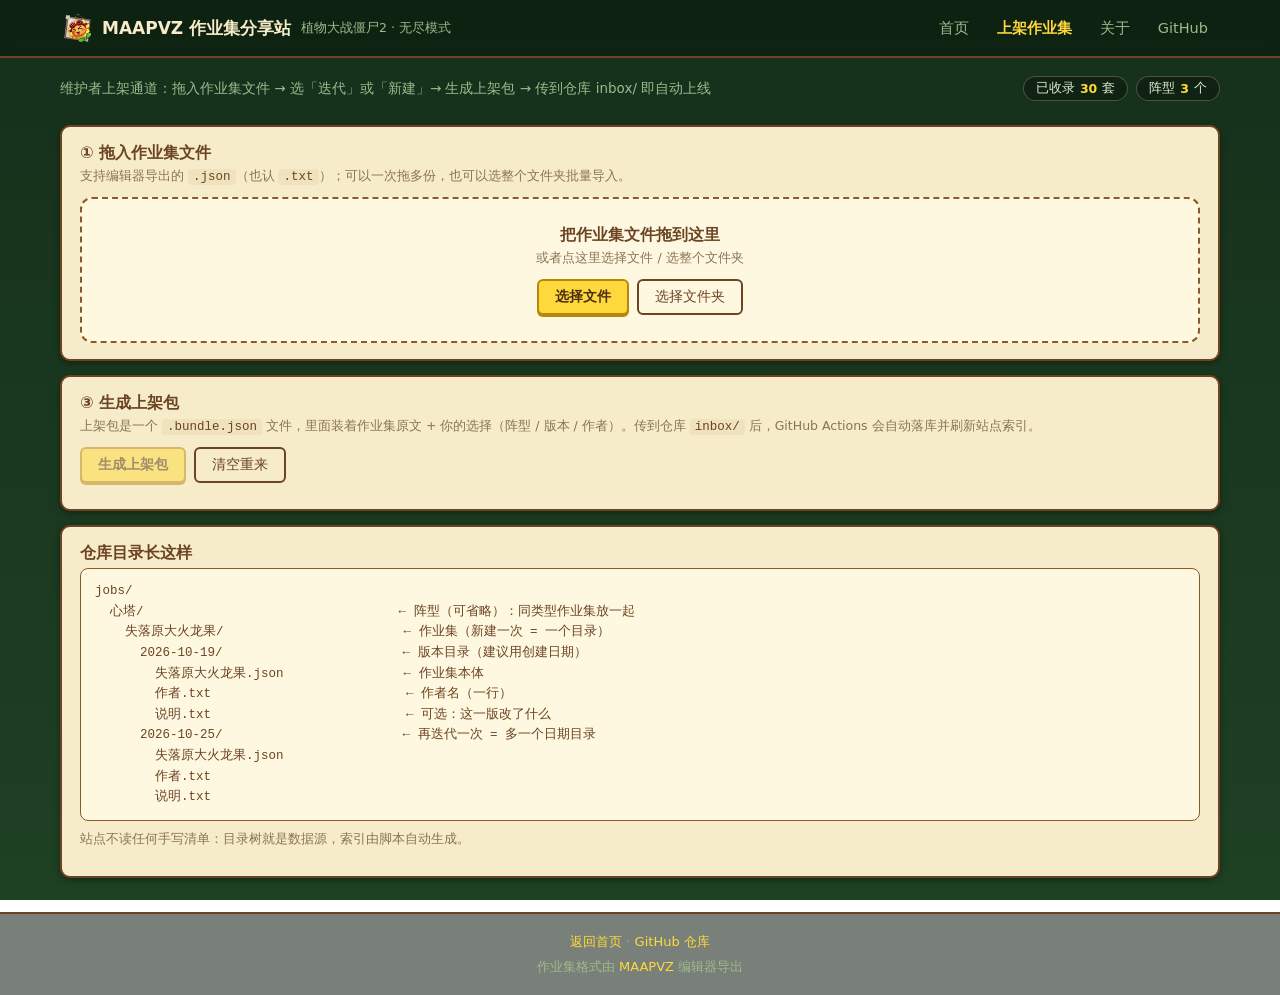
<file: publish.html>
<!DOCTYPE html>
<html lang="zh-CN">
<head>
<meta charset="UTF-8">
<meta name="viewport" content="width=device-width, initial-scale=1.0">
<title>上架作业集 · MAAPVZ 作业集分享站</title>
<link rel="icon" href="img/logo.png">
<link rel="stylesheet" href="style.css">
</head>
<body>

<header class="topbar">
  <div class="topbar-inner">
    <a class="brand" href="index.html">
      <img src="img/logo.png" alt="MAAPVZ"
           onerror="this.hidden=true;document.getElementById('title-emoji').hidden=false">
      <span id="title-emoji" hidden>🌻</span>
      MAAPVZ 作业集分享站
      <small>植物大战僵尸2 · 无尽模式</small>
    </a>
    <nav>
      <a class="nav-link" href="index.html">首页</a>
      <a class="nav-link active" href="publish.html">上架作业集</a>
      <a class="nav-link" href="about.html">关于</a>
      <a class="nav-link external" href="https://github.com/daoyanxiaoz/maapvz-remote-assignment-set-integration" target="_blank" rel="noopener">GitHub</a>
    </nav>
  </div>
</header>

<div class="subbar">
  <div class="subbar-inner">
    <span class="desc">维护者上架通道：拖入作业集文件 → 选「迭代」或「新建」→ 生成上架包 → 传到仓库 inbox/ 即自动上线</span>
    <div class="stats">
      <span class="badge">已收录 <b id="stat-jobs">-</b> 套</span>
      <span class="badge">阵型 <b id="stat-groups">-</b> 个</span>
    </div>
  </div>
</div>

<main>
  <div id="state-loading" class="state">读取仓库清单…</div>
  <div id="state-error" class="state error" hidden>
    仓库清单读取失败 😢<br><br><small id="error-detail"></small>
  </div>

  <div id="publish-root" hidden>
    <div class="table-card">
      <h3>① 拖入作业集文件</h3>
      <div class="table-sub">支持编辑器导出的 <code>.json</code>（也认 <code>.txt</code>）；可以一次拖多份，也可以选整个文件夹批量导入。</div>
      <div class="drop-zone" id="drop">
        <div class="drop-title">把作业集文件拖到这里</div>
        <div class="drop-sub">或者点这里选择文件 / 选整个文件夹</div>
        <div class="drop-actions">
          <button class="btn primary" id="pick-files" type="button">选择文件</button>
          <button class="btn" id="pick-dir" type="button">选择文件夹</button>
        </div>
      </div>
      <input type="file" id="file-input" accept=".json,.txt,application/json" multiple hidden>
      <input type="file" id="dir-input" webkitdirectory directory multiple hidden>
      <div class="drop-hint" id="drop-hint" hidden></div>
    </div>

    <div id="imported-wrap" hidden>
      <div class="table-card">
        <h3>② 选择导入方式</h3>
        <div class="table-sub">每份文件二选一：<b>迭代作业集</b>（同一套方案出新版本，旧版本自动保留）或 <b>新建作业集</b>（新建一份方案）。</div>
        <div id="item-list" class="pub-list"></div>
      </div>
    </div>

    <div class="table-card">
      <h3>③ 生成上架包</h3>
      <div class="table-sub">上架包是一个 <code>.bundle.json</code> 文件，里面装着作业集原文 + 你的选择（阵型 / 版本 / 作者）。传到仓库 <code>inbox/</code> 后，GitHub Actions 会自动落库并刷新站点索引。</div>
      <div class="pub-actions">
        <button class="btn primary" id="gen-bundle" type="button" disabled>生成上架包</button>
        <button class="btn" id="clear-all" type="button">清空重来</button>
      </div>
      <div id="bundle-result" hidden>
        <div class="pub-result" id="bundle-summary"></div>
        <div class="pub-actions">
          <a id="bundle-download" class="btn primary" href="#" download>下载上架包</a>
          <button class="btn" id="copy-steps" type="button">复制提交步骤</button>
        </div>
        <ol class="pub-steps">
          <li>下载上架包（<code>.bundle.json</code>）。</li>
          <li>在 GitHub 网页打开仓库的 <code>inbox/</code> 文件夹 → <b>Add file</b> → <b>Upload files</b> → 选这个上架包 → <b>Commit changes</b>。</li>
          <li>等 1~2 分钟，<b>Actions</b> 会自动把作业集落进 <code>jobs/&lt;阵型&gt;/&lt;作业集&gt;/&lt;版本日期&gt;/</code>（不归入阵型就省掉阵型那层） 并重建索引，刷新首页就能看到。</li>
        </ol>
        <div class="pub-note">
          没有 GitHub 权限的维护者：把上架包发给仓库管理员即可。<br>
          本地有仓库的人：<code>python -X utf8 tools/apply_inbox.py 你的上架包.bundle.json</code> → <code>git push</code>。
        </div>
      </div>
    </div>

    <div class="table-card">
      <h3>仓库目录长这样</h3>
      <pre class="pub-tree">jobs/
  心塔/                                  ← 阵型（可省略）：同类型作业集放一起
    失落原大火龙果/                        ← 作业集（新建一次 = 一个目录）
      2026-10-19/                        ← 版本目录（建议用创建日期）
        失落原大火龙果.json                ← 作业集本体
        作者.txt                          ← 作者名（一行）
        说明.txt                          ← 可选：这一版改了什么
      2026-10-25/                        ← 再迭代一次 = 多一个日期目录
        失落原大火龙果.json
        作者.txt
        说明.txt</pre>
      <div class="table-sub">站点不读任何手写清单：目录树就是数据源，索引由脚本自动生成。</div>
    </div>
  </div>
</main>

<footer>
  <div>
    <a href="index.html">返回首页</a>
    ·
    <a href="https://github.com/daoyanxiaoz/maapvz-remote-assignment-set-integration" target="_blank" rel="noopener">GitHub 仓库</a>
  </div>
  <div>作业集格式由 <a href="https://github.com/daoyanxiaoz/MAAPVZ" target="_blank" rel="noopener">MAAPVZ</a> 编辑器导出</div>
</footer>

<div id="toast"></div>

<script>
(function () {
  "use strict";
  var elLoading = document.getElementById("state-loading");
  var elError = document.getElementById("state-error");
  var elRoot = document.getElementById("publish-root");
  var elToast = document.getElementById("toast");
  var toastTimer = null;

  var catalog = { groups: [], jobs: [] };
  var items = [];   // 待上架条目
  var seq = 0;

  function el(tag, cls, text) {
    var e = document.createElement(tag);
    if (cls) e.className = cls;
    if (text != null) e.textContent = text;   // ★ 用户数据一律走 textContent
    return e;
  }

  function showToast(text) {
    elToast.textContent = text;
    elToast.classList.add("show");
    clearTimeout(toastTimer);
    toastTimer = setTimeout(function () { elToast.classList.remove("show"); }, 2000);
  }

  function today() {
    var d = new Date();
    function p(n) { return (n < 10 ? "0" : "") + n; }
    return d.getFullYear() + "-" + p(d.getMonth() + 1) + "-" + p(d.getDate());
  }

  function sanitize(name, fallback) {
    var s = String(name == null ? "" : name).replace(/[\\/:*?"<>|\r\n\t]/g, "").replace(/^\s+|\s+$/g, "");
    return s || fallback || "未命名";
  }

  function b64encode(text) {
    var bytes;
    if (typeof TextEncoder !== "undefined") {
      bytes = new TextEncoder().encode(text);
    } else {
      var utf8 = unescape(encodeURIComponent(text));
      bytes = new Uint8Array(utf8.length);
      for (var i = 0; i < utf8.length; i++) bytes[i] = utf8.charCodeAt(i);
    }
    var bin = "";
    for (var j = 0; j < bytes.length; j++) bin += String.fromCharCode(bytes[j]);
    return btoa(bin);
  }

  // ---------- 读文件 ----------

  function readFile(file) {
    return new Promise(function (resolve, reject) {
      if (file.size > 8 * 1024 * 1024) { reject(new Error("文件超过 8MB")); return; }
      var reader = new FileReader();
      reader.onload = function () { resolve(String(reader.result || "")); };
      reader.onerror = function () { reject(new Error("读取失败")); };
      reader.readAsText(file, "utf-8");
    });
  }

  function parseJob(text) {
    var data;
    try {
      data = JSON.parse(String(text).replace(/^\uFEFF/, ""));
    } catch (e) {
      throw new Error("不是合法的 JSON：" + e.message);
    }
    if (!data || typeof data !== "object" || Array.isArray(data)) throw new Error("顶层必须是 JSON 对象");
    var isJob = Array.isArray(data.tables) || (typeof data.code === "string" && data.code.trim());
    if (!isJob) throw new Error("看起来不是作业集（缺少 tables / code 字段）");
    return data;
  }

  function jobWarnings(data) {
    var out = [];
    var tables = Array.isArray(data.tables) ? data.tables : [];
    var hasDeck = tables.some(function (t) {
      return t && ((t.lineup && t.lineup.deck) || (t.boss_lineup && t.boss_lineup.deck));
    });
    if (hasDeck) out.push("有 lineup.deck（编队序号只在你自己游戏里有效），建议在编辑器里换成选卡后再导出。");
    if (!tables.length) out.push("作业集里没有策略表（tables 为空）。");
    if (!data.plant_notes || !Object.keys(data.plant_notes || {}).length) {
      out.push("没有 plant_notes 标注（阶数 / 挂件 / 装扮），详情页会少显示角标。");
    }
    return out;
  }

  function worldsOf(data) {
    var out = [];
    function add(x) {
      var s = String(x == null ? "" : x).trim();
      if (s && out.indexOf(s) < 0) out.push(s);
    }
    if (Array.isArray(data.worlds)) data.worlds.forEach(add);
    if (typeof data.world === "string") add(data.world);
    if (Array.isArray(data.sub_worlds)) data.sub_worlds.forEach(add);
    return out;
  }

  function plantsOf(data) {
    var seen = {}, out = [];
    (Array.isArray(data.tables) ? data.tables : []).forEach(function (t) {
      if (!t) return;
      ["lineup", "boss_lineup"].forEach(function (k) {
        var lu = t[k];
        if (lu && Array.isArray(lu.plants)) {
          lu.plants.forEach(function (p) {
            if (typeof p === "string" && p && !seen[p]) { seen[p] = 1; out.push(p); }
          });
        }
      });
    });
    return out;
  }

  // ---------- 条目卡片 ----------

  function findJob(group, jobName) {
    var hit = null;
    catalog.jobs.forEach(function (j) {
      if (j.group === group && j.name === jobName) hit = j;
    });
    return hit;
  }

  function groupOptions(select, current) {
    select.innerHTML = "";
    var none = document.createElement("option");
    none.value = "";
    none.textContent = "（不归入阵型）";
    if (!current) none.selected = true;
    select.appendChild(none);
    catalog.groups.forEach(function (g) {
      var o = document.createElement("option");
      o.value = g.id;
      o.textContent = g.name + "（" + g.count + "）";
      if (g.id === current) o.selected = true;
      select.appendChild(o);
    });
    var nw = document.createElement("option");
    nw.value = "__new__";
    nw.textContent = "＋ 新建阵型…";
    if (current === "__new__") nw.selected = true;
    select.appendChild(nw);
  }

  function fillJobSelect(select, groupId, current) {
    select.innerHTML = "";
    var list = catalog.jobs.filter(function (j) { return j.group === groupId; });
    if (!list.length) {
      var o0 = document.createElement("option");
      o0.value = "";
      o0.textContent = "（这个阵型还没有作业集）";
      select.appendChild(o0);
      return;
    }
    list.forEach(function (j) {
      var o = document.createElement("option");
      o.value = j.name;
      o.textContent = j.name + (j.version_count > 1 ? "（v" + j.version_count + "）" : "");
      if (j.name === current) o.selected = true;
      select.appendChild(o);
    });
  }

  function buildItemCard(item) {
    var card = el("div", "pub-card");

    // 文件概要
    var head = el("div", "pub-head");
    var title = el("div", "pub-title", item.fields.name || item.filename);
    head.appendChild(title);
    var sub = el("div", "pub-sub");
    var bits = [];
    if (item.fields.code) bits.push("code " + item.fields.code);
    var ws = item.fields.worlds || [];
    if (ws.length) bits.push(ws.slice(0, 3).join(" / ") + (ws.length > 3 ? " …" : ""));
    if (item.fields.plants) bits.push(item.fields.plants + " 株植物");
    if (item.fields.tables != null) bits.push(item.fields.tables + " 张表");
    sub.textContent = bits.join(" · ");
    head.appendChild(sub);
    var rm = el("button", "icon-btn pub-remove", "×");
    rm.type = "button";
    rm.title = "移除这份文件";
    rm.addEventListener("click", function () {
      items = items.filter(function (x) { return x.uid !== item.uid; });
      renderItems();
    });
    head.appendChild(rm);
    card.appendChild(head);

    // 模式二选一
    var modeRow = el("div", "pub-mode");
    [["iterate", "迭代作业集", "同一套方案出新版本（推荐）"],
     ["new", "新建作业集", "从头收一套新方案"]].forEach(function (m) {
      var b = el("button", "pub-mode-btn" + (item.mode === m[0] ? " on" : ""), m[1]);
      b.type = "button";
      b.title = m[2];
      b.addEventListener("click", function () {
        item.mode = m[0];
        if (item.mode === "iterate" && item.group === "__new__") {
          // 迭代必须指向已有阵型，自动切回第一个阵型
          if (catalog.groups.length) item.group = catalog.groups[0].id;
        }
        if (item.mode === "new" && item.group !== "__new__") item.job = item.fields.name || "";
        renderItems();
      });
      modeRow.appendChild(b);
    });
    card.appendChild(modeRow);

    // 阵型
    var gRow = el("div", "pub-field");
    gRow.appendChild(el("label", "pub-label", "阵型"));
    var gSel = document.createElement("select");
    gSel.className = "pub-select";
    groupOptions(gSel, item.group);
    gRow.appendChild(gSel);
    var gNew = document.createElement("input");
    gNew.className = "pub-input";
    gNew.type = "text";
    gNew.placeholder = "新阵型名，例如：心塔";
    gNew.value = item.newGroup || "";
    gNew.hidden = item.group !== "__new__";
    gNew.addEventListener("input", function () { item.newGroup = gNew.value; });
    gRow.appendChild(gNew);
    card.appendChild(gRow);

    // 作业集：迭代 → 选已有；新建 → 填名字
    var jRow = el("div", "pub-field");
    if (item.mode === "iterate") {
      jRow.appendChild(el("label", "pub-label", "迭代哪一套"));
      var jSel = document.createElement("select");
      jSel.className = "pub-select";
      var groupId = item.group === "__new__" ? "" : item.group;
      if (!item.job) {
        var first = catalog.jobs.filter(function (j) { return j.group === groupId; })[0];
        item.job = first ? first.name : "";
      }
      fillJobSelect(jSel, groupId, item.job);
      jSel.addEventListener("change", function () {
        item.job = jSel.value;
        var hit = findJob(groupId, item.job);
        var latestAuthor = hit && hit.author ? hit.author : "";
        if (!item.authorTouched && latestAuthor) { item.author = latestAuthor; renderItems(); }
      });
      jRow.appendChild(jSel);
    } else {
      jRow.appendChild(el("label", "pub-label", "作业集名"));
      var jIn = document.createElement("input");
      jIn.className = "pub-input";
      jIn.type = "text";
      jIn.value = item.job || "";
      jIn.placeholder = "例如：失落原大火龙果";
      jIn.addEventListener("input", function () { item.job = jIn.value; });
      jRow.appendChild(jIn);
    }
    card.appendChild(jRow);

    // 版本日期 + 作者
    var dRow = el("div", "pub-field");
    dRow.appendChild(el("label", "pub-label", "版本日期"));
    var dIn = document.createElement("input");
    dIn.className = "pub-input";
    dIn.type = "date";
    dIn.value = item.date;
    dIn.addEventListener("change", function () { item.date = dIn.value || today(); });
    dRow.appendChild(dIn);
    dRow.appendChild(el("label", "pub-label", "作者"));
    var aIn = document.createElement("input");
    aIn.className = "pub-input";
    aIn.type = "text";
    aIn.value = item.author || "";
    aIn.placeholder = "作者名（多人用、分开）";
    aIn.addEventListener("input", function () {
      item.author = aIn.value;
      item.authorTouched = !!aIn.value.trim();
    });
    dRow.appendChild(aIn);
    card.appendChild(dRow);

    // 说明
    var nRow = el("div", "pub-field");
    nRow.appendChild(el("label", "pub-label", "这版改了什么"));
    var nIn = document.createElement("input");
    nIn.className = "pub-input pub-input-wide";
    nIn.type = "text";
    nIn.value = item.note || "";
    nIn.placeholder = "例如：把第 41 关换成了双机枪（可留空）";
    nIn.addEventListener("input", function () { item.note = nIn.value; });
    nRow.appendChild(nIn);
    card.appendChild(nRow);

    // 目标路径预览
    var target = el("div", "pub-target");
    var gName = item.group === "__new__" ? (item.newGroup || "") : (item.group || "");
    var jName = item.job || item.fields.name || "作业集名";
    var segs = ["jobs"];
    if (gName) segs.push(sanitize(gName, "阵型"));
    segs.push(sanitize(jName, "作业集"));
    segs.push(sanitize(item.date || today(), today()));
    segs.push(sanitize(item.job || item.fields.name, "作业集") + ".json");
    target.textContent = "将写入：" + segs.join("/");
    card.appendChild(target);

    // 提醒
    if (item.warnings && item.warnings.length) {
      var warn = el("div", "pub-warn");
      item.warnings.forEach(function (w) { warn.appendChild(el("div", null, "⚠ " + w)); });
      card.appendChild(warn);
    }

    // 阵型切换要重建（依赖的作业集列表会变）
    gSel.addEventListener("change", function () {
      item.group = gSel.value;
      item.job = "";
      item.authorTouched = false;
      if (item.group === "__new__") {
        // 新阵型里没有历史作业集可迭代 → 自然是新建
        item.mode = "new";
        item.job = item.fields.name || "";
      } else if (item.mode === "iterate") {
        var first = catalog.jobs.filter(function (j) { return j.group === item.group; })[0];
        if (first) {
          item.job = first.name;
          if (first.author) item.author = first.author;
        }
      }
      renderItems();
    });

    return card;
  }

  function renderItems() {
    var wrap = document.getElementById("imported-wrap");
    var list = document.getElementById("item-list");
    list.innerHTML = "";
    if (!items.length) {
      wrap.hidden = true;
      document.getElementById("gen-bundle").disabled = true;
      return;
    }
    wrap.hidden = false;
    items.forEach(function (item) { list.appendChild(buildItemCard(item)); });
    document.getElementById("gen-bundle").disabled = false;
  }

  // ---------- 导入 ----------

  function addFiles(fileList) {
    var files = Array.prototype.slice.call(fileList || []);
    if (!files.length) return;
    var jobs = files.filter(function (f) { return /\.(json|txt)$/i.test(f.name); });
    var skipped = files.length - jobs.length;
    var hint = document.getElementById("drop-hint");
    hint.hidden = false;
    hint.textContent = "正在读取 " + jobs.length + " 个作业集文件…";

    Promise.all(jobs.map(function (f) {
      return readFile(f).then(function (text) {
        var data = parseJob(text);
        return { file: f, text: text, data: data };
      }).catch(function (err) {
        return { file: f, error: err };
      });
    })).then(function (results) {
      var okCount = 0, bad = [];
      results.forEach(function (r) {
        if (r.error) { bad.push(r.file.name + "（" + r.error.message + "）"); return; }
        var data = r.data;
        var name = sanitize(data.name || r.file.name.replace(/\.(json|txt)$/i, ""), "作业集");
        // 智能默认：仓库里只有一个同名作业集 → 直接进「迭代」；重名或不存在 → 让用户手动选
        var nameMatches = catalog.jobs.filter(function (j) { return j.name === name; });
        var hitJob = nameMatches.length === 1 ? nameMatches[0] : null;
        var ambiguousName = nameMatches.length > 1;
        var warns = jobWarnings(data);
        if (ambiguousName) {
          warns.push("检测到多个同名作业集，请手动选择阵型；如果要迭代，请切换为“迭代作业集”并选择正确目标。");
        }
        items.push({
          uid: ++seq,
          filename: r.file.name,
          text: r.text,
          data: data,
          mode: hitJob ? "iterate" : "new",
          group: hitJob ? hitJob.group : (ambiguousName ? "" : (catalog.groups.length ? catalog.groups[0].id : "__new__")),
          newGroup: "",
          job: name,
          author: hitJob && hitJob.author ? hitJob.author : "",
          authorTouched: false,
          date: today(),
          note: "",
          warnings: warns,
          fields: {
            name: name,
            code: data.code || "",
            worlds: worldsOf(data),
            plants: plantsOf(data).length,
            tables: Array.isArray(data.tables) ? data.tables.length : 0
          }
        });
        okCount++;
      });
      hint.textContent = "已导入 " + okCount + " 份" +
        (skipped ? "（跳过 " + skipped + " 个非 .json/.txt 文件）" : "") +
        (bad.length ? "；失败 " + bad.length + " 份：" + bad.join("；") : "");
      // 有历史作业集时优先「迭代同名作业集」
      renderItems();
    });
  }

  // ---------- 生成上架包 ----------

  function buildBundle() {
    var out = [];
    var errs = [];
    items.forEach(function (item) {
      var group = item.group === "__new__" ? sanitize(item.newGroup, "") : String(item.group || "");
      var job = sanitize(item.job, "");
      if (item.group === "__new__" && !group) { errs.push((item.fields.name || item.filename) + "：请填写新阵型名"); return; }
      if (!job) { errs.push((item.fields.name || item.filename) + "：请填写作业集名"); return; }
      if (item.mode === "iterate" && !findJob(group, job)) {
        errs.push((item.fields.name || item.filename) + "：选择了迭代，但目标作业集不存在。请重新选择已有作业集，或改成“新建作业集”。");
        return;
      }
      out.push({
        mode: item.mode,
        group: group,
        job: job,
        date: sanitize(item.date || today(), today()),
        author: String(item.author || "").trim(),
        note: String(item.note || "").trim(),
        filename: sanitize(job, "作业集") + ".json",
        content_b64: b64encode(item.text)
      });
    });
    return { items: out, errors: errs };
  }

  function makeBundle() {
    var built = buildBundle();
    if (built.errors.length) { showToast(built.errors[0]); return; }
    if (!built.items.length) { showToast("先导入至少一份作业集"); return; }
    var bundle = {
      format: "maapvz-jobset-bundle",
      schema: 1,
      created: new Date().toISOString(),
      items: built.items
    };
    var text = JSON.stringify(bundle, null, 2);
    var blob = new Blob([text], { type: "application/json;charset=utf-8" });
    var url = URL.createObjectURL(blob);
    var fname = "上架包_" + (built.items[0].group ? sanitize(built.items[0].group, "阵型") + "_" : "") +
      sanitize(built.items[0].job, "作业集") + "_" + (built.items[0].date || today()) +
      (built.items.length > 1 ? "_等" + built.items.length + "份" : "") + ".bundle.json";

    var dl = document.getElementById("bundle-download");
    dl.href = url;
    dl.setAttribute("download", fname);

    var sum = document.getElementById("bundle-summary");
    sum.innerHTML = "";
    sum.appendChild(el("div", "pub-ok", "✅ 上架包已生成（" + built.items.length + " 份作业集，" +
      Math.max(1, Math.round(text.length / 1024)) + " KB）"));
    built.items.forEach(function (it) {
      var row = el("div", "pub-target");
      row.textContent = (it.mode === "iterate" ? "【迭代】" : "【新建】") +
        " jobs/" + it.group + "/" + it.job + "/" + it.date + "/" + it.filename +
        (it.mode === "iterate" ? " —— 旧版本保留，新版本追加" : "");
      sum.appendChild(row);
    });
    document.getElementById("bundle-result").hidden = false;
    document.getElementById("copy-steps").onclick = function () {
      var steps = "1) 下载上架包 " + fname + "\n" +
        "2) 打开 GitHub 仓库的 inbox/ 文件夹 → Add file → Upload files → 选上架包 → Commit changes\n" +
        "3) 等 1~2 分钟，Actions 自动落库并重建 index.json，刷新首页即可" +
        (built.items.length ? "\n目标路径：\n" + built.items.map(function (it) {
          return "  jobs/" + it.group + "/" + it.job + "/" + it.date + "/" + it.filename;
        }).join("\n") : "");
      if (navigator.clipboard && window.isSecureContext) {
        navigator.clipboard.writeText(steps).then(function () { showToast("提交步骤已复制"); },
          function () { showToast("复制失败，请手动复制"); });
      } else {
        var ta = document.createElement("textarea");
        ta.value = steps;
        document.body.appendChild(ta);
        ta.select();
        try { document.execCommand("copy"); showToast("提交步骤已复制"); }
        catch (e) { showToast("复制失败"); }
        document.body.removeChild(ta);
      }
    };
  }

  // ---------- 事件绑定 ----------

  var drop = document.getElementById("drop");
  var fileInput = document.getElementById("file-input");
  var dirInput = document.getElementById("dir-input");

  drop.addEventListener("click", function (ev) {
    if (ev.target && ev.target.tagName === "BUTTON") return;
    fileInput.click();
  });
  drop.addEventListener("dragover", function (ev) {
    ev.preventDefault();
    drop.classList.add("over");
  });
  drop.addEventListener("dragleave", function () { drop.classList.remove("over"); });
  drop.addEventListener("drop", function (ev) {
    ev.preventDefault();
    drop.classList.remove("over");
    if (!ev.dataTransfer) return;
    if (ev.dataTransfer.items && ev.dataTransfer.items.length &&
        ev.dataTransfer.items[0].webkitGetAsEntry) {
      var collected = [];
      var entries = [];
      for (var i = 0; i < ev.dataTransfer.items.length; i++) {
        var entry = ev.dataTransfer.items[i].webkitGetAsEntry && ev.dataTransfer.items[i].webkitGetAsEntry();
        if (entry) entries.push(entry);
      }
      if (!entries.length) { addFiles(ev.dataTransfer.files); return; }
      var pending = entries.length;
      entries.forEach(function (en) {
        walkEntry(en, collected, function () {
          pending--;
          if (pending === 0) addFiles(collected);
        });
      });
    } else {
      addFiles(ev.dataTransfer.files);
    }
  });

  function walkEntry(entry, out, done) {
    if (!entry) { done(); return; }
    if (entry.isFile) {
      entry.file(function (f) { out.push(f); done(); }, function () { done(); });
      return;
    }
    if (!entry.isDirectory) { done(); return; }
    var reader = entry.createReader();
    var all = [];
    function readMore() {
      reader.readEntries(function (batch) {
        if (!batch.length) {
          var pending = all.length;
          if (!pending) { done(); return; }
          all.forEach(function (child) {
            walkEntry(child, out, function () { if (--pending === 0) done(); });
          });
          return;
        }
        for (var i = 0; i < batch.length; i++) all.push(batch[i]);
        readMore();
      }, function () { done(); });
    }
    readMore();
  }

  document.getElementById("pick-files").addEventListener("click", function () { fileInput.click(); });
  document.getElementById("pick-dir").addEventListener("click", function () { dirInput.click(); });
  fileInput.addEventListener("change", function () {
    addFiles(fileInput.files);
    fileInput.value = "";
  });
  dirInput.addEventListener("change", function () {
    addFiles(dirInput.files);
    dirInput.value = "";
  });

  document.getElementById("gen-bundle").addEventListener("click", makeBundle);
  document.getElementById("clear-all").addEventListener("click", function () {
    items = [];
    document.getElementById("bundle-result").hidden = true;
    document.getElementById("drop-hint").hidden = true;
    renderItems();
    showToast("已清空");
  });

  // ---------- 载入仓库清单 ----------

  fetch("index.json", { cache: "no-store" })
    .then(function (r) {
      if (!r.ok) throw new Error("HTTP " + r.status);
      return r.json();
    })
    .then(function (data) {
      catalog.groups = Array.isArray(data.groups) ? data.groups : [];
      catalog.jobs = Array.isArray(data.jobs) ? data.jobs : [];
      document.getElementById("stat-jobs").textContent = data.count != null ? data.count : catalog.jobs.length;
      document.getElementById("stat-groups").textContent = catalog.groups.length;
      elLoading.hidden = true;
      elRoot.hidden = false;
    })
    .catch(function (err) {
      elLoading.hidden = true;
      elError.hidden = false;
      document.getElementById("error-detail").textContent =
        "index.json 读取失败：" + err.message + "（本地预览请用 python -m http.server 启动）";
    });
})();
</script>
</body>
</html>
</file>
<file: style.css>
/* MAAPVZ 作业集分享站 · 全站共享样式
   风格：PVZ 游戏风（种子包卡片 + 夜空草坪背景），规范见交接包 v2 第五节 */

:root {
  /* 色板（PVZ 规范） */
  --lawn: #5da130;        /* 草坪绿：点缀/标签 */
  --lawn-deep: #4a8527;
  --wood: #6b4423;        /* 木棕：标题文字/描边 */
  --wood-light: #8b5a2b;
  --parchment: #f7ecc9;   /* 羊皮纸：卡片底 */
  --parchment-in: #fff8e0;/* 卡片内衬 */
  --sun: #ffd93b;         /* 阳光黄：主按钮 */
  --sun-hover: #ffcf00;
  --zombie: #7b5aa6;      /* 僵尸紫：次要点缀 */
  --danger: #c0392b;
  --ink: #4a3320;         /* 羊皮纸上的正文深棕 */
  --ink-muted: #8b7355;
  --night-1: #16301b;     /* 夜空草坪渐变 */
  --night-2: #1e4023;
  --on-dark: #dcebd0;     /* 深底上的文字 */
  --on-dark-muted: #9db98c;
  --shadow: 0 2px 6px rgba(0, 0, 0, .35);
  --shadow-hover: 0 8px 18px rgba(0, 0, 0, .45);
}

* { box-sizing: border-box; }
html, body { margin: 0; padding: 0; }
body {
  font-family: "Microsoft YaHei", "PingFang SC", "Noto Sans SC", system-ui, sans-serif;
  background: linear-gradient(180deg, var(--night-1), var(--night-2)) fixed;
  color: var(--on-dark);
  min-height: 100vh;
  display: flex;
  flex-direction: column;
}
a { color: var(--sun); text-decoration: none; }
a:hover { text-decoration: underline; }

/* —— 顶栏 + 导航 —— */
.topbar {
  background: rgba(10, 24, 12, .55);
  border-bottom: 2px solid var(--wood);
  backdrop-filter: blur(4px);
  position: sticky; top: 0; z-index: 10;
}
.topbar-inner {
  max-width: 1200px; margin: 0 auto; padding: 0 20px;
  height: 56px; display: flex; align-items: center; gap: 16px;
}
.brand { display: flex; align-items: center; gap: 8px; font-size: 17px; font-weight: 700; color: var(--parchment); }
.brand:hover { text-decoration: none; }
.brand img { height: 34px; width: auto; }
.brand small { font-weight: 400; color: var(--on-dark-muted); font-size: 12.5px; margin-left: 2px; }
.topbar nav { margin-left: auto; display: flex; align-items: center; gap: 4px; }
.nav-link { font-size: 14.5px; color: var(--on-dark-muted); padding: 6px 12px; border-radius: 6px; }
.nav-link:hover { color: var(--sun); text-decoration: none; }
.nav-link.active { color: var(--sun); font-weight: 600; }
.nav-link.external { color: var(--on-dark-muted); }

/* —— 按钮 —— */
.btn {
  display: inline-flex; align-items: center; justify-content: center;
  font-size: 14px; padding: 7px 16px;
  border-radius: 6px; border: 2px solid var(--wood);
  background: transparent; color: var(--wood); cursor: pointer; text-decoration: none;
  transition: background .15s, border-color .15s;
}
.btn:hover { text-decoration: none; border-color: var(--wood-light); color: var(--wood-light); }
.btn.primary {
  background: var(--sun); border-color: #b8860b; color: #4a2f12; font-weight: 700;
  box-shadow: 0 2px 0 #b8860b;
}
.btn.primary:hover { background: var(--sun-hover); color: #4a2f12; }
.btn[disabled] { opacity: .5; cursor: not-allowed; }

.icon-btn {
  display: inline-flex; align-items: center; justify-content: center;
  width: 24px; height: 24px; padding: 0; flex: none;
  background: transparent; border: 1.5px solid var(--wood); border-radius: 6px;
  color: var(--wood); cursor: pointer; transition: color .15s, border-color .15s;
}
.icon-btn:hover { color: var(--lawn-deep); border-color: var(--lawn-deep); }
.icon-btn svg { width: 13px; height: 13px; fill: currentColor; }

/* —— 主区域 —— */
main { flex: 1; max-width: 1200px; width: 100%; margin: 0 auto; padding: 20px; }
.page-narrow { max-width: 760px; }

/* —— 副栏（首页：说明 + 徽章 + 搜索） —— */
.subbar-inner {
  max-width: 1200px; margin: 0 auto; padding: 18px 20px 4px;
  display: flex; align-items: center; gap: 14px; flex-wrap: wrap;
}
.subbar .desc { color: var(--on-dark-muted); font-size: 13.5px; margin-right: auto; }
.stats { display: flex; gap: 8px; flex-wrap: wrap; }
.badge {
  display: inline-flex; align-items: center; gap: 5px;
  font-size: 12.5px; color: var(--on-dark);
  background: rgba(0, 0, 0, .3); border: 1px solid rgba(247, 236, 201, .25);
  border-radius: 999px; padding: 3px 12px;
}
.badge b { color: var(--sun); }
.search-box { flex: 1 1 100%; padding-bottom: 14px; }
.search-box input {
  width: 100%; padding: 9px 14px; font-size: 14.5px;
  background: var(--parchment); color: var(--ink);
  border: 2px solid var(--wood); border-radius: 8px; outline: none;
  transition: border-color .15s, box-shadow .15s;
}
.search-box input:focus { border-color: var(--lawn); box-shadow: 0 0 0 3px rgba(93, 161, 48, .35); }
.search-box input::placeholder { color: var(--ink-muted); }

/* —— 作业集卡片 = 种子包 —— */
.grid {
  display: grid;
  grid-template-columns: repeat(auto-fill, minmax(300px, 1fr));
  gap: 14px;
}
.card {
  background: var(--parchment); color: var(--ink);
  border: 2px solid var(--wood);
  border-top: 5px solid var(--band, var(--wood)); /* 世界色带：worlds 空时退回木棕 */
  border-radius: 10px; padding: 14px 16px; display: flex; flex-direction: column; gap: 8px;
  box-shadow: var(--shadow);
  transition: box-shadow .15s, transform .15s;
}
.card:hover { box-shadow: var(--shadow-hover); transform: translateY(-2px); }
.card .name { font-size: 16.5px; font-weight: 700; color: var(--wood); word-break: break-all; }
.card .name a { color: inherit; }
.card .name a:hover { color: var(--wood-light); }
.card .code-row {
  display: flex; align-items: center; gap: 6px;
  font-family: Consolas, "Courier New", monospace; font-size: 12px; color: var(--ink-muted);
}
.card .code-row .code-text { word-break: break-all; }
.tags { display: flex; flex-wrap: wrap; gap: 6px; }
.tag {
  font-size: 12px; color: var(--lawn-deep); background: #e2efd2;
  border: 1px solid #c2d9a8; border-radius: 4px; padding: 2px 8px;
}
.tag.purple { color: #fff; background: var(--zombie); border-color: var(--zombie); }
.tag.tag-sub { color: #6f7f63; background: #f0f3ea; border-color: #d5ddc9; }
.tag.tag-more { color: var(--wood); background: #f3e8c8; border-color: var(--wood-light); }
.tag-more:hover { background: var(--sun); }
.meta { font-size: 12.5px; color: var(--ink-muted); display: flex; flex-direction: column; gap: 2px; }
.meta .desc { color: var(--ink); font-size: 13px; }
.actions { display: flex; gap: 8px; margin-top: auto; padding-top: 6px; }
.actions .btn { flex: 1; }
.actions .icon-btn { width: 34px; height: auto; align-self: stretch; }
.actions .icon-btn svg { width: 15px; height: 15px; }

/* —— 关卡覆盖条（全站最重要的可视化） —— */
.cov-bar {
  position: relative; height: 10px; border-radius: 5px;
  background: #d8c9a3; border: 1px solid var(--wood-light);
  overflow: hidden;
}
.cov-seg { position: absolute; top: 0; bottom: 0; }
.cov-label { font-size: 11px; color: var(--ink-muted); margin-top: 3px; display: flex; justify-content: space-between; }

/* —— 植物图标（稀有度底图垫底） —— */
.plant-strip { display: flex; flex-wrap: wrap; gap: 4px; }
.plant-slot {
  width: 36px; height: 36px; border-radius: 6px; overflow: hidden;
  background: var(--parchment-in) center/cover no-repeat;
  border: 1px solid var(--wood-light);
  display: inline-flex; align-items: center; justify-content: center;
}
.plant-slot img { width: 100%; height: 100%; object-fit: contain; }
.plant-slot .plant-fallback {
  font-size: 10px; color: var(--ink-muted); padding: 2px; text-align: center; line-height: 1.2;
}
.deck-note {
  font-size: 12.5px; color: var(--zombie); font-weight: 600;
  background: #efe6f5; border: 1px dashed var(--zombie); border-radius: 6px; padding: 4px 10px;
  align-self: flex-start;
}

/* —— 补给优先序图标行 —— */
.supply-row { display: flex; flex-wrap: wrap; gap: 4px; align-items: center; }
.supply-row img {
  width: 24px; height: 24px; object-fit: contain;
  background: var(--parchment-in); border: 1px solid var(--wood-light); border-radius: 4px;
}
.supply-row .supply-label { font-size: 11.5px; color: var(--ink-muted); margin-right: 2px; }

/* —— 状态提示 —— */
.state { text-align: center; color: var(--on-dark-muted); padding: 60px 20px; font-size: 15px; }
.state.error { color: #ff9a8a; }

/* —— 表单（上传页） —— */
.form-card {
  background: var(--parchment); color: var(--ink);
  border: 2px solid var(--wood); border-radius: 10px;
  padding: 20px; box-shadow: var(--shadow); margin-bottom: 16px;
}
.form-card h2 { margin: 0 0 4px; font-size: 18px; color: var(--wood); }
.form-card .hint { color: var(--ink-muted); font-size: 13px; margin: 0 0 16px; }
.field { margin-bottom: 14px; }
.field label { display: block; font-size: 13.5px; font-weight: 600; margin-bottom: 5px; color: var(--wood); }
.field label .opt { font-weight: 400; color: var(--ink-muted); font-size: 12.5px; }
.field input[type="text"], .field textarea {
  width: 100%; padding: 9px 12px; font-size: 14px;
  background: var(--parchment-in); color: var(--ink);
  border: 2px solid var(--wood); border-radius: 8px; outline: none;
  font-family: inherit;
  transition: border-color .15s, box-shadow .15s;
}
.field textarea.code-input {
  font-family: Consolas, "Courier New", monospace; font-size: 12.5px;
  min-height: 200px; resize: vertical; white-space: pre;
}
.field input:focus, .field textarea:focus {
  border-color: var(--lawn); box-shadow: 0 0 0 3px rgba(93, 161, 48, .3);
}
.check-result { border-radius: 8px; padding: 12px 14px; font-size: 13.5px; margin-top: 14px; }
.check-result.ok { background: #e8f3d8; border: 2px solid var(--lawn); }
.check-result.fail { background: #fbe3df; border: 2px solid var(--danger); color: var(--danger); }
.check-result ul { margin: 6px 0 0; padding-left: 20px; }
.check-result .summary { margin: 6px 0 0; line-height: 1.8; }
.check-result .summary code {
  font-family: Consolas, "Courier New", monospace; font-size: 12px;
  background: var(--parchment-in); border: 1px solid var(--wood-light); border-radius: 4px; padding: 1px 6px;
}
.step-actions { display: flex; gap: 10px; flex-wrap: wrap; margin-top: 14px; }
.step-note { font-size: 12.5px; color: var(--ink-muted); margin-top: 10px; line-height: 1.7; }

/* —— 详情页 —— */
.job-hero {
  position: relative; overflow: hidden;
  background: var(--parchment); color: var(--ink);
  border: 2px solid var(--wood); border-radius: 10px;
  box-shadow: var(--shadow); padding: 20px; margin-bottom: 16px;
}
.job-hero .world-art {
  position: absolute; right: 8px; bottom: 0; height: 180px; opacity: .92;
  pointer-events: none;
}
.job-hero .hero-body { position: relative; max-width: calc(100% - 150px); }
.job-hero h1 { font-size: 22px; margin: 0 0 8px; color: var(--wood); }
.job-hero .hero-meta { font-size: 13px; color: var(--ink-muted); line-height: 1.9; }
.job-hero .hero-desc { font-size: 14px; margin: 8px 0; }
.job-hero .actions { margin-top: 12px; max-width: 340px; }
.job-hero .actions .btn { flex: 1; }

.table-card {
  background: var(--parchment); color: var(--ink);
  border: 2px solid var(--wood); border-radius: 10px;
  box-shadow: var(--shadow); padding: 16px 18px; margin-bottom: 14px;
}
.table-card h3 { margin: 0 0 4px; font-size: 16px; color: var(--wood); }
.table-card .table-sub { font-size: 12.5px; color: var(--ink-muted); margin-bottom: 12px; }
.table-card .sec-title { font-size: 13px; font-weight: 600; color: var(--lawn-deep); margin: 12px 0 8px; }
.table-card .cov-bar { margin: 4px 0 2px; }

/* 总览 */
.ov-arts { display: flex; flex-wrap: wrap; gap: 10px; }

/* 神器/挂件阶数（预留：作业集带 tier 字段时显示） */
.art-tier { font-size: 11.5px; color: var(--ink-muted); margin-top: 1px; }
.pendant-tier {
  position: absolute; left: 2px; top: 18px; z-index: 2;
  font-size: 8.5px; line-height: 1; color: #fff; background: var(--zombie);
  border-radius: 4px; padding: 1px 3px; font-weight: 700;
}

.plant-grid { display: grid; grid-template-columns: repeat(auto-fill, minmax(86px, 1fr)); gap: 10px; }
.plant-cell {
  background: var(--parchment-in); border: 1px solid var(--wood-light); border-radius: 8px;
  padding: 8px 4px 6px; text-align: center; position: relative;
}
.plant-cell .plant-fig {
  width: 52px; height: 52px; margin: 0 auto; border-radius: 6px;
  background: var(--parchment-in) center/cover no-repeat;
  display: flex; align-items: center; justify-content: center;
}
.plant-cell .plant-fig img { width: 100%; height: 100%; object-fit: contain; }
.plant-cell .plant-fallback-lg {
  width: 100%; height: 100%; display: flex; align-items: center; justify-content: center;
  font-size: 11px; color: var(--ink-muted); padding: 4px;
}
.plant-cell .plant-name { font-size: 12px; margin-top: 4px; word-break: break-all; line-height: 1.3; }
.plant-cell .rank-badge {
  position: absolute; right: 3px; bottom: 24px; width: 18px; height: 18px;
}
.plant-cell .costume-badge {
  position: absolute; top: 3px; right: 3px;
  font-size: 10px; line-height: 1; color: #4a2f12; background: var(--sun); font-weight: 700;
  border-radius: 4px; padding: 2px 4px;
}
/* 挂件徽标：左上金圈（与编辑器备注弹窗同款语义） */
.plant-cell .pendant-badge {
  position: absolute; top: 3px; left: 3px; width: 18px; height: 18px;
  border-radius: 50%; background: rgba(212, 160, 23, .92); padding: 1.5px;
  border: 1px solid #a8791a; object-fit: contain;
}

/* —— 主页分组栏（作业集总分组：心塔 / 失落之城 / …） —— */
.group-bar { display: flex; flex-wrap: wrap; gap: 8px; align-items: center; margin-bottom: 10px; }
.group-chip {
  font-size: 13px; padding: 4px 12px; border-radius: 999px; cursor: pointer;
  background: rgba(0, 0, 0, .3); color: var(--on-dark);
  border: 1px solid rgba(247, 236, 201, .25);
}
.group-chip:hover { border-color: var(--sun); }
.group-chip.on { background: var(--sun); border-color: #b8860b; color: #4a2f12; font-weight: 700; }
.group-desc {
  font-size: 12.5px; color: var(--on-dark-muted); margin: 0 0 12px;
  border-left: 3px solid var(--sun); padding-left: 8px;
}
/* 「常见阵型」下拉：分组多了也不占地方 */
.group-panel { width: 240px; }
.group-list { grid-template-columns: 1fr; }

/* —— 卡片上的分组 / 版本角标 —— */
.tag.tag-group { color: #fff; background: var(--wood); border-color: var(--wood); }
.tag.tag-group:hover { background: var(--wood-light); text-decoration: none; }
.tag.tag-ver { color: var(--wood); background: #fff0c0; border-color: var(--wood-light); font-weight: 700; }
.tag.tag-ver:hover { background: var(--sun); text-decoration: none; }

/* —— 详情页版本历史 —— */
.ver-list { display: flex; flex-direction: column; gap: 6px; }
.ver-row {
  display: flex; align-items: center; gap: 10px; flex-wrap: wrap;
  padding: 7px 10px; border: 1.5px solid var(--wood-light); border-radius: 8px;
  background: var(--parchment-in);
}
.ver-row.on { border-color: var(--lawn); box-shadow: 0 0 0 2px rgba(93, 161, 48, .25); }
.ver-date { font-family: Consolas, "Courier New", monospace; font-size: 13px; font-weight: 700; color: var(--wood); }
.ver-badge { font-size: 11px; padding: 1px 7px; border-radius: 999px; background: var(--sun); color: #4a2f12; font-weight: 700; }
.ver-badge.cur { background: var(--lawn); color: #fff; }
.ver-author { font-size: 12.5px; color: var(--ink); }
.ver-note { font-size: 12.5px; color: var(--ink-muted); flex: 1 1 180px; }
.ver-actions { display: flex; gap: 6px; margin-left: auto; }
.ver-actions .btn { font-size: 12.5px; padding: 4px 10px; }

/* —— 主页筛选栏（世界 / 植物 / 装扮） —— */
.filter-bar { display: flex; flex-wrap: wrap; gap: 10px; margin-bottom: 14px; align-items: center; }
.filter-group { display: flex; align-items: center; gap: 6px; flex-wrap: wrap; }
.filter-label { font-size: 12.5px; color: var(--on-dark-muted); }
.f-chip {
  font-size: 12.5px; padding: 3px 10px; border-radius: 999px; cursor: pointer;
  background: rgba(0, 0, 0, .3); color: var(--on-dark);
  border: 1px solid rgba(247, 236, 201, .25);
}
.f-chip:hover { border-color: var(--sun); }
.f-chip.on { background: var(--lawn); border-color: var(--lawn); color: #fff; }
.tri { display: flex; border: 1px solid rgba(247, 236, 201, .25); border-radius: 999px; overflow: hidden; }
.tri button {
  background: rgba(0, 0, 0, .3); color: var(--on-dark); border: 0;
  padding: 4px 12px; font-size: 12.5px; cursor: pointer;
}
.tri button.on { background: var(--sun); color: #4a2f12; font-weight: 700; }

/* 植物可搜索多选 */
.picker { position: relative; }
.picker-toggle {
  font-size: 12.5px; padding: 4px 12px; border-radius: 999px; cursor: pointer;
  background: rgba(0, 0, 0, .3); color: var(--on-dark);
  border: 1px solid rgba(247, 236, 201, .25);
}
.picker-toggle:hover { border-color: var(--sun); }
.picker-panel {
  position: absolute; top: calc(100% + 6px); left: 0; z-index: 30; width: 320px;
  background: var(--parchment); color: var(--ink); border: 2px solid var(--wood);
  border-radius: 10px; box-shadow: var(--shadow-hover); padding: 10px;
}
.picker-panel input {
  width: 100%; padding: 6px 10px; border: 2px solid var(--wood); border-radius: 6px;
  background: var(--parchment-in); color: var(--ink); margin-bottom: 8px; outline: none;
}
.picker-panel input:focus { border-color: var(--lawn); }
.picker-list { max-height: 260px; overflow-y: auto; display: grid; grid-template-columns: 1fr 1fr; gap: 2px; }
.picker-item {
  display: flex; align-items: center; gap: 6px; font-size: 12.5px;
  padding: 3px 6px; border-radius: 6px; cursor: pointer;
}
.picker-item:hover { background: #efe2bd; }
.picker-item.on { background: #e2efd2; font-weight: 600; }
.picker-item img { width: 22px; height: 22px; object-fit: contain; }

/* —— 关卡覆盖画板（详情页，只读） —— */
.layer-list { display: flex; flex-wrap: wrap; gap: 8px; margin-bottom: 10px; }
.layer-item {
  display: inline-flex; align-items: center; gap: 6px; font-size: 12.5px; padding: 4px 10px;
  border: 1.5px solid var(--wood-light); border-radius: 999px; cursor: pointer;
  color: var(--ink); background: var(--parchment-in);
}
.layer-item.on { border-color: var(--wood); box-shadow: 0 0 0 2px rgba(93, 161, 48, .45); }
.layer-dot { width: 10px; height: 10px; border-radius: 3px; }
.cov-board { display: grid; grid-template-columns: repeat(auto-fill, minmax(34px, 1fr)); gap: 3px; }
.lz-cell {
  position: relative; aspect-ratio: 1; border-radius: 4px;
  background: #efe2bd; border: 1px solid var(--wood-light);
  font-size: 10px; color: var(--ink-muted);
  display: flex; align-items: center; justify-content: center;
  transition: opacity .12s;
}
.lz-cell .lz-badge {
  position: absolute; right: 1px; bottom: 1px; font-size: 8px; line-height: 1;
  padding: 1px 2px; border-radius: 2px; color: #fff;
}
.lz-cell.lz-boss { border: 1.5px solid #d4a017; }
.lz-cell.lz-uncovered { background: var(--danger); color: #fff; }
.lz-cell.lz-dim { opacity: .18; }
.cov-warn { color: var(--danger); font-size: 12.5px; margin-top: 8px; }

/* —— 投稿页：拖拽上传 + 装扮标注 —— */
.dropzone {
  border: 2px dashed var(--wood-light); border-radius: 10px;
  background: var(--parchment-in); padding: 34px 16px; text-align: center;
  cursor: pointer; transition: border-color .15s, background .15s;
}
.dropzone:hover, .dropzone.dragover { border-color: var(--lawn); background: #f2ecd4; }
.dropzone .dz-icon { font-size: 34px; }
.dropzone .dz-main { font-size: 15px; font-weight: 600; color: var(--wood); margin-top: 8px; }
.dropzone .dz-sub { font-size: 12.5px; color: var(--ink-muted); margin-top: 4px; }
.dropzone input[type="file"] { display: none; }
.file-chip {
  display: inline-flex; align-items: center; gap: 8px; margin-top: 10px;
  background: #fff; border: 1.5px solid var(--wood-light); border-radius: 999px;
  padding: 5px 12px; font-size: 13px; color: var(--ink);
}
.file-chip button {
  border: 0; background: none; color: var(--danger); cursor: pointer;
  font-size: 14px; line-height: 1; padding: 0 2px;
}

.costume-head {
  display: flex; align-items: center; justify-content: space-between;
  flex-wrap: wrap; gap: 8px; margin-bottom: 8px;
}
.costume-progress { font-size: 13px; color: var(--ink-muted); }
.costume-progress b { color: var(--wood); }
.costume-progress.done b { color: var(--lawn-deep); }
.costume-list { display: grid; grid-template-columns: repeat(auto-fill, minmax(240px, 1fr)); gap: 8px; }
.costume-item {
  display: flex; align-items: center; gap: 8px;
  background: var(--parchment-in); border: 1px solid var(--wood-light);
  border-radius: 8px; padding: 6px 8px;
}
.costume-item.unset { border-color: var(--danger); background: #fbeae7; }
.costume-item img { width: 30px; height: 30px; object-fit: contain; flex-shrink: 0; }
.costume-item .c-name { flex: 1; font-size: 13px; min-width: 0; overflow: hidden; text-overflow: ellipsis; white-space: nowrap; }
.costume-item .c-note { font-size: 11px; color: var(--zombie); flex-shrink: 0; }
.costume-item .c-btns { display: flex; border: 1px solid var(--wood-light); border-radius: 999px; overflow: hidden; flex-shrink: 0; }
.costume-item .c-btns button {
  border: 0; background: #fff; color: var(--ink-muted); font-size: 12px;
  padding: 4px 10px; cursor: pointer;
}
.costume-item .c-btns button.on-yes { background: var(--sun); color: #4a2f12; font-weight: 700; }
.costume-item .c-btns button.on-no { background: var(--lawn); color: #fff; font-weight: 700; }

/* 投稿页：适用世界多选 + 神器需求展示 */
.world-pick { display: flex; flex-wrap: wrap; gap: 6px; }
.w-chip {
  font-size: 12.5px; padding: 4px 12px; border-radius: 999px; cursor: pointer;
  background: #fff; color: var(--ink); border: 1.5px solid var(--wood-light);
}
.w-chip:hover { border-color: var(--lawn); }
.w-chip.on { background: var(--lawn); border-color: var(--lawn); color: #fff; font-weight: 600; }
.artifact-need { display: flex; flex-wrap: wrap; gap: 10px; margin-top: 8px; }
.artifact-need .a-item {
  display: flex; align-items: center; gap: 6px;
  background: var(--parchment-in); border: 1px solid var(--wood-light);
  border-radius: 8px; padding: 5px 10px; font-size: 13px;
}
.artifact-need .a-item img { width: 26px; height: 26px; object-fit: contain; }
.artifact-need .a-item .a-where { font-size: 11.5px; color: var(--ink-muted); }

.artifact-row { display: flex; align-items: center; gap: 10px; flex-wrap: wrap; }
.artifact-row img { width: 44px; height: 44px; object-fit: contain; }
.artifact-row .art-name { font-size: 14px; font-weight: 600; color: var(--wood); }
.inherit-note { font-size: 12.5px; color: var(--ink-muted); }
.chain-summary { font-size: 12.5px; color: var(--ink-muted); line-height: 1.8; }
.chain-summary b { color: var(--ink); }

/* —— 页脚 / toast —— */
footer {
  text-align: center; padding: 16px 20px; font-size: 13px; color: var(--on-dark-muted);
  border-top: 2px solid var(--wood); background: rgba(10, 24, 12, .55); line-height: 1.9;
}
#toast {
  position: fixed; left: 50%; bottom: 32px; transform: translateX(-50%) translateY(20px);
  background: var(--sun); color: #4a2f12; font-size: 14px; font-weight: 600;
  padding: 10px 20px; border-radius: 8px; opacity: 0; pointer-events: none;
  box-shadow: var(--shadow-hover);
  transition: opacity .2s, transform .2s;
  z-index: 99;
}
#toast.show { opacity: 1; transform: translateX(-50%) translateY(0); }

/* —— 上架向导（publish.html） —— */
.drop-zone {
  border: 2.5px dashed var(--wood-light); border-radius: 12px;
  background: var(--parchment-in); color: var(--ink);
  padding: 26px 18px; text-align: center; cursor: pointer;
  transition: border-color .15s, background .15s;
}
.drop-zone:hover, .drop-zone.over { border-color: var(--lawn); background: #f2f8e6; }
.drop-title { font-size: 15.5px; font-weight: 700; color: var(--wood); margin-bottom: 4px; }
.drop-sub { font-size: 12.5px; color: var(--ink-muted); margin-bottom: 12px; }
.drop-actions { display: flex; gap: 8px; justify-content: center; flex-wrap: wrap; }
.drop-hint { margin-top: 10px; font-size: 12.5px; color: var(--lawn-deep); }

.pub-list { display: flex; flex-direction: column; gap: 12px; }
.pub-card {
  border: 2px solid var(--wood-light); border-radius: 10px; background: var(--parchment-in);
  padding: 12px 14px; display: flex; flex-direction: column; gap: 10px;
}
.pub-head { display: flex; align-items: flex-start; gap: 8px; }
.pub-title { font-size: 15px; font-weight: 700; color: var(--wood); }
.pub-sub { font-size: 12.5px; color: var(--ink-muted); margin-top: 2px; }
.pub-remove { margin-left: auto; font-size: 16px; line-height: 1; }
.pub-mode { display: flex; gap: 8px; flex-wrap: wrap; }
.pub-mode-btn {
  font-size: 13px; padding: 6px 14px; border-radius: 8px; cursor: pointer;
  border: 2px solid var(--wood-light); background: transparent; color: var(--wood);
}
.pub-mode-btn:hover { border-color: var(--lawn); color: var(--lawn-deep); }
.pub-mode-btn.on { background: var(--lawn); border-color: var(--lawn); color: #fff; font-weight: 700; }
.pub-field { display: flex; align-items: center; gap: 8px; flex-wrap: wrap; }
.pub-label { font-size: 12.5px; color: var(--ink-muted); min-width: 68px; }
.pub-input, .pub-select {
  font-size: 13px; padding: 5px 9px; border: 1.5px solid var(--wood-light); border-radius: 6px;
  background: var(--parchment); color: var(--ink); outline: none; min-width: 150px;
}
.pub-input:focus, .pub-select:focus { border-color: var(--lawn); }
.pub-input-wide { flex: 1 1 260px; }
.pub-target {
  font-family: Consolas, "Courier New", monospace; font-size: 12px; color: var(--ink-muted);
  background: #f3e8c8; border: 1px dashed var(--wood-light); border-radius: 6px; padding: 5px 8px;
  word-break: break-all;
}
.pub-warn {
  font-size: 12.5px; color: #8a4b13; background: #fdf0d2;
  border-left: 3px solid #d4a017; border-radius: 4px; padding: 6px 10px;
  display: flex; flex-direction: column; gap: 3px;
}
.pub-actions { display: flex; gap: 8px; flex-wrap: wrap; margin: 10px 0; }
.pub-result { display: flex; flex-direction: column; gap: 6px; margin-top: 4px; }
.pub-ok { font-size: 13.5px; font-weight: 700; color: var(--lawn-deep); }
.pub-steps { font-size: 13px; color: var(--ink); margin: 8px 0; padding-left: 22px; }
.pub-steps li { margin: 4px 0; }
.pub-note { font-size: 12.5px; color: var(--ink-muted); line-height: 1.7; }
.pub-tree {
  font-family: Consolas, "Courier New", monospace; font-size: 12.5px; line-height: 1.65;
  color: var(--wood); background: var(--parchment-in); border: 1.5px solid var(--wood-light);
  border-radius: 8px; padding: 12px 14px; overflow-x: auto; margin: 0 0 10px;
}
.table-card code, .pub-note code, .pub-steps code {
  font-family: Consolas, "Courier New", monospace; font-size: 12.5px;
  background: #efe2bd; border-radius: 4px; padding: 1px 5px; color: var(--wood);
}

@media (max-width: 640px) {
  .brand small { display: none; }
  .topbar-inner { height: 52px; gap: 8px; }
  .nav-link { padding: 6px 8px; font-size: 13.5px; }
  .grid { grid-template-columns: 1fr; }
  .job-hero .world-art { height: 120px; opacity: .5; }
  .job-hero .hero-body { max-width: 100%; }
}
</file>
